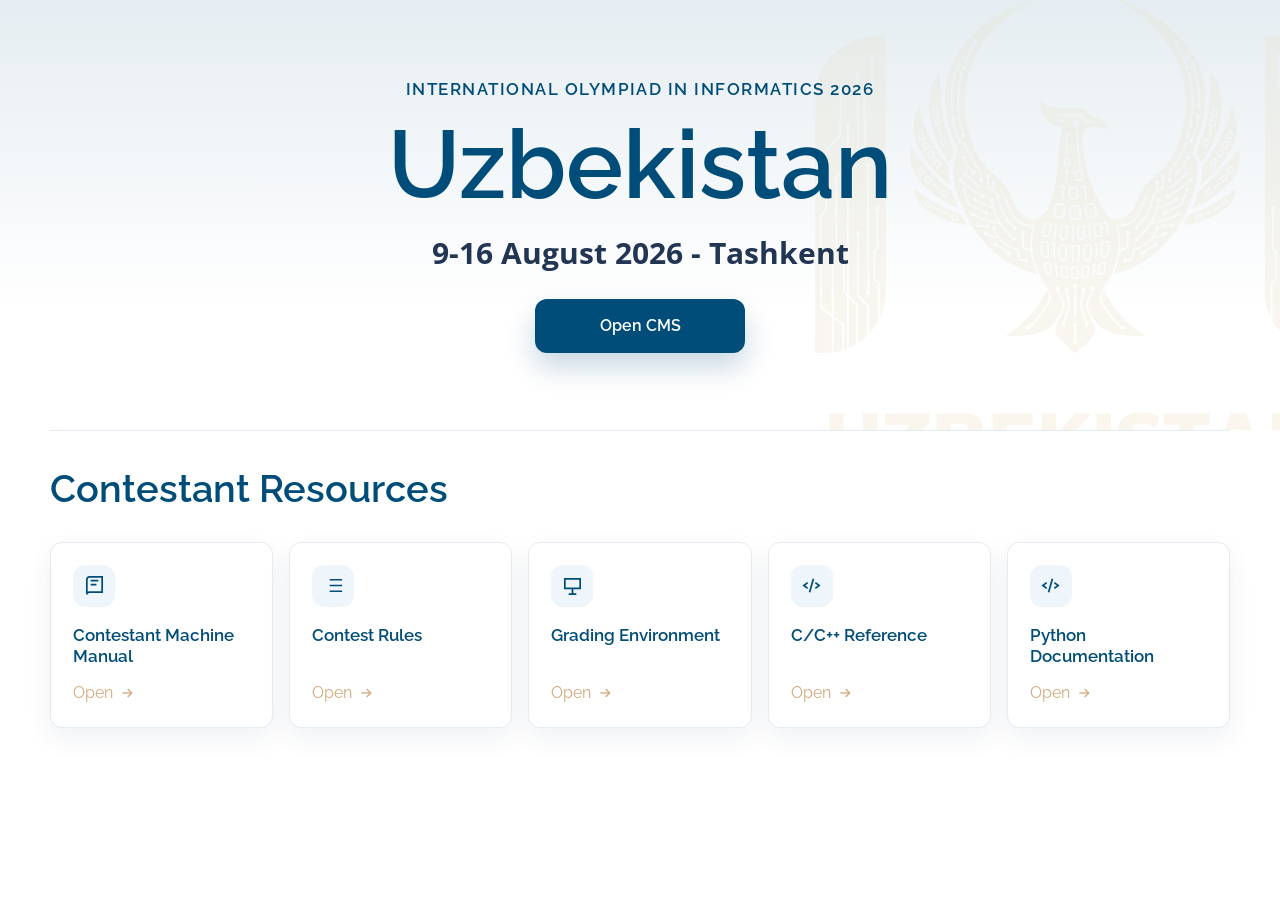
<file: html/index.html>
<!doctype html>
<html lang="en">

<head>
  <meta charset="UTF-8">
  <meta name="viewport" content="width=device-width, initial-scale=1.0">
  <title>IOI 2026 Uzbekistan</title>
  <style>
    @font-face {
      font-family: "Open Sans Local";
      font-style: normal;
      font-weight: 400;
      src: url("ioi2026-offline/fonts/open-sans-v43-cyrillic_cyrillic-ext_greek_greek-ext_hebrew_latin_latin-ext_math_symbols_vietnamese-regular.woff2") format("woff2");
    }

    @font-face {
      font-family: "Open Sans Local";
      font-style: normal;
      font-weight: 700;
      src: url("ioi2026-offline/fonts/open-sans-v43-cyrillic_cyrillic-ext_greek_greek-ext_hebrew_latin_latin-ext_math_symbols_vietnamese-700.woff2") format("woff2");
    }

    @font-face {
      font-family: "Raleway Local";
      font-style: normal;
      font-weight: 400;
      src: url("ioi2026-offline/fonts/raleway-v36-cyrillic_cyrillic-ext_latin_latin-ext_vietnamese-regular.woff2") format("woff2");
    }

    @font-face {
      font-family: "Raleway Local";
      font-style: normal;
      font-weight: 600;
      src: url("ioi2026-offline/fonts/raleway-v36-cyrillic_cyrillic-ext_latin_latin-ext_vietnamese-600.woff2") format("woff2");
    }

    :root {
      --blue: #004d79;
      --blue-2: #065989;
      --blue-soft: #eef6fb;
      --gold: #d2aa7b;
      --ink: #223553;
      --muted: #63758f;
      --line: #e4ebf2;
      --paper: #ffffff;
    }

    * {
      box-sizing: border-box;
    }

    body {
      margin: 0;
      color: var(--ink);
      background: #fff;
      font-family: "Open Sans Local", "Segoe UI", Arial, sans-serif;
      line-height: 1.5;
      overflow: hidden;
    }

    a {
      color: inherit;
    }

    .hero-inner {
      width: min(1180px, calc(100% - 40px));
      margin: 0 auto;
    }

    .hero {
      position: relative;
      background:
        linear-gradient(180deg, rgba(0, 77, 121, 0.1), rgba(255, 255, 255, 0) 72%),
        #fff;
      overflow: hidden;
    }

    .hero-inner {
      position: relative;
      min-height: clamp(300px, 48vh, 430px);
      display: grid;
      grid-template-columns: 1fr;
      align-items: center;
      justify-items: center;
      gap: 0;
      padding: clamp(28px, 4.8vh, 46px) 0 clamp(28px, 4.8vh, 48px);
      text-align: center;
    }

    .hero-copy {
      width: min(920px, 100%);
      max-width: 920px;
      position: relative;
      z-index: 1;
      text-align: center;
    }

    .eyebrow {
      margin: 0 0 18px;
      color: var(--blue);
      font-family: "Raleway Local", "Open Sans Local", sans-serif;
      font-size: clamp(0.86rem, 1.45vw, 1.04rem);
      font-weight: 700;
      letter-spacing: 0.09em;
      text-transform: uppercase;
    }

    h1 {
      margin: 0;
      color: var(--blue);
      font-family: "Raleway Local", "Open Sans Local", sans-serif;
      font-size: clamp(4.1rem, 9.4vw, 6rem);
      font-weight: 700;
      line-height: 0.92;
      letter-spacing: 0;
    }

    .subtitle {
      margin: clamp(14px, 2.5vh, 22px) 0 0;
      max-width: none;
      color: var(--ink);
      font-size: clamp(1.3rem, 2.5vw, 1.9rem);
      font-weight: 700;
    }

    .actions {
      display: flex;
      flex-wrap: wrap;
      gap: 12px;
      justify-content: center;
      max-width: 620px;
      margin-inline: auto;
      margin-top: clamp(18px, 3vh, 24px);
    }

    .button {
      display: inline-flex;
      align-items: center;
      justify-content: center;
      min-height: 48px;
      border-radius: 12px;
      padding: 15px 30px;
      text-decoration: none;
      font-family: "Raleway Local", "Open Sans Local", sans-serif;
      font-weight: 700;
      transition: transform 150ms ease, box-shadow 150ms ease;
    }

    .button:hover {
      transform: translateY(-1px);
    }

    .button.primary {
      min-width: 210px;
      background: var(--blue);
      color: white;
      box-shadow: 0 14px 28px rgba(0, 77, 121, 0.22);
    }

    .button.secondary {
      background: #fff;
      color: var(--blue);
      border: 1px solid var(--line);
    }

    .logo-panel {
      position: absolute;
      inset: 0;
      display: grid;
      place-items: center;
      min-height: 0;
      opacity: 0.08;
      pointer-events: none;
    }

    .logo-panel::before {
      display: none;
    }

    .hero-logo {
      position: relative;
      width: min(520px, 48vw);
      filter: none;
      transform: translateX(34vw);
    }

    main {
      width: min(1180px, calc(100% - 40px));
      margin: 0 auto clamp(20px, 4vh, 54px);
    }

    .section-title {
      border-top: 1px solid var(--line);
      padding-top: clamp(14px, 2.4vh, 24px);
      margin-bottom: clamp(12px, 2vh, 18px);
    }

    .section-title h2 {
      margin-top: 16px;
      margin-bottom: 32px;
      color: var(--blue);
      font-size: clamp(1.7rem, 3vw, 2.35rem);
      font-family: "Raleway Local", "Open Sans Local", sans-serif;
      font-weight: 700;
      line-height: 1.1;
    }

    .resources {
      display: grid;
      grid-template-columns: repeat(5, minmax(0, 1fr));
      gap: 16px;
    }

    .resource {
      min-height: clamp(122px, 20vh, 160px);
      display: flex;
      flex-direction: column;
      justify-content: space-between;
      gap: 14px;
      background: var(--paper);
      border: 1px solid var(--line);
      border-radius: 12px;
      padding: clamp(16px, 2.6vh, 22px);
      text-decoration: none;
      box-shadow: 0 10px 26px rgba(34, 53, 83, 0.07);
      transition: transform 150ms ease, box-shadow 150ms ease, border-color 150ms ease;
    }

    .resource:hover {
      transform: translateY(-3px);
      border-color: rgba(0, 77, 121, 0.28);
      box-shadow: 0 18px 38px rgba(34, 53, 83, 0.11);
    }

    .resource-icon {
      width: 42px;
      height: 42px;
      display: grid;
      place-items: center;
      color: var(--blue);
      background: var(--blue-soft);
      border-radius: 12px;
      margin-bottom: clamp(12px, 2vh, 20px);
    }

    .resource-icon svg {
      width: 23px;
      height: 23px;
      stroke-width: 1.8;
    }

    .resource-title {
      margin: 0;
      color: var(--blue);
      font-size: 1.08rem;
      font-family: "Raleway Local", "Open Sans Local", sans-serif;
      font-weight: 700;
      line-height: 1.22;
    }

    .resource-action {
      display: inline-flex;
      align-items: center;
      gap: 6px;
      color: var(--gold);
      font-family: "Raleway Local", "Open Sans Local", sans-serif;
      font-weight: 500;
      font-size: 1rem;
    }

    .resource-action svg {
      width: 16px;
      height: 16px;
      stroke-width: 2;
    }

    @media (max-width: 980px) {
      body {
        overflow: auto;
      }

      .hero-inner {
        grid-template-columns: 1fr;
        justify-items: center;
        gap: 18px;
        min-height: auto;
        padding: 36px 0 34px;
      }

      .hero-copy {
        max-width: none;
        text-align: center;
      }

      .logo-panel {
        order: -1;
        position: relative;
        inset: auto;
        opacity: 1;
        pointer-events: auto;
        min-height: 230px;
      }

      .logo-panel::before {
        content: "";
        display: block;
        position: absolute;
        width: 210px;
        height: 210px;
        border-radius: 999px;
        background:
          radial-gradient(circle at 50% 42%, rgba(255, 255, 255, 0.92), rgba(255, 255, 255, 0.42) 58%, transparent 59%),
          linear-gradient(135deg, rgba(210, 170, 123, 0.22), rgba(0, 77, 121, 0.07));
        box-shadow: 0 28px 70px rgba(34, 53, 83, 0.08);
      }

      .hero-logo {
        width: 190px;
        filter: drop-shadow(0 24px 34px rgba(34, 53, 83, 0.13));
        transform: none;
      }

      .resources {
        grid-template-columns: repeat(2, minmax(0, 1fr));
      }
    }

    @media (max-width: 680px) {
      .hero-inner {
        padding-top: 28px;
      }

      .resources {
        grid-template-columns: 1fr;
      }
    }
  </style>
</head>

<body>
  <section class="hero">
    <div class="hero-inner">
      <div class="hero-copy">
        <p class="eyebrow">International Olympiad in Informatics 2026</p>
        <h1>Uzbekistan</h1>
        <p class="subtitle">9-16 August 2026 - Tashkent</p>
        <div class="actions">
          <a class="button primary" href="https://cms.ioi2026.uz/">Open CMS</a>
        </div>
      </div>
      <div class="logo-panel" aria-hidden="true">
        <img class="hero-logo" src="ioi2026-logo.png" alt="">
      </div>
    </div>
  </section>

  <main>
    <div class="section-title">
      <h2>Contestant Resources</h2>
    </div>

    <section class="resources" aria-label="Contestant resources">
      <a class="resource" href="manual.html">
        <span>
          <span class="resource-icon" aria-hidden="true">
            <svg viewBox="0 0 24 24" fill="none" stroke="currentColor"><path d="M4 19.5V5.8A2.8 2.8 0 0 1 6.8 3H20v16H6.5A2.5 2.5 0 0 0 4 21.5"/><path d="M8 7h8M8 11h6"/></svg>
          </span>
          <p class="resource-title">Contestant Machine Manual</p>
        </span>
        <span class="resource-action">Open <svg viewBox="0 0 24 24" fill="none" stroke="currentColor" aria-hidden="true"><path d="M5 12h14"/><path d="m13 6 6 6-6 6"/></svg></span>
      </a>
      <a class="resource" href="./ioi2026-offline/contest-rules.html">
        <span>
          <span class="resource-icon" aria-hidden="true">
            <svg viewBox="0 0 24 24" fill="none" stroke="currentColor"><path d="M8 6h13M8 12h13M8 18h13"/><path d="M3 6h.01M3 12h.01M3 18h.01"/></svg>
          </span>
          <p class="resource-title">Contest Rules</p>
        </span>
        <span class="resource-action">Open <svg viewBox="0 0 24 24" fill="none" stroke="currentColor" aria-hidden="true"><path d="M5 12h14"/><path d="m13 6 6 6-6 6"/></svg></span>
      </a>
      <a class="resource" href="./ioi2026-offline/grading-environment.html">
        <span>
          <span class="resource-icon" aria-hidden="true">
            <svg viewBox="0 0 24 24" fill="none" stroke="currentColor"><path d="M4 5h16v10H4z"/><path d="M8 21h8M12 15v6"/></svg>
          </span>
          <p class="resource-title">Grading Environment</p>
        </span>
        <span class="resource-action">Open <svg viewBox="0 0 24 24" fill="none" stroke="currentColor" aria-hidden="true"><path d="M5 12h14"/><path d="m13 6 6 6-6 6"/></svg></span>
      </a>
      <a class="resource" href="../cppreference/reference/en/index.html">
        <span>
          <span class="resource-icon" aria-hidden="true">
            <svg viewBox="0 0 24 24" fill="none" stroke="currentColor"><path d="m8 9-4 3 4 3"/><path d="m16 9 4 3-4 3"/><path d="m14 5-4 14"/></svg>
          </span>
          <p class="resource-title">C/C++ Reference</p>
        </span>
        <span class="resource-action">Open <svg viewBox="0 0 24 24" fill="none" stroke="currentColor" aria-hidden="true"><path d="M5 12h14"/><path d="m13 6 6 6-6 6"/></svg></span>
      </a>
      <a class="resource" href="../python3.12-doc/html/index.html">
        <span>
          <span class="resource-icon" aria-hidden="true">
            <svg viewBox="0 0 24 24" fill="none" stroke="currentColor"><path d="m8 9-4 3 4 3"/><path d="m16 9 4 3-4 3"/><path d="m14 5-4 14"/></svg>
          </span>
          <p class="resource-title">Python Documentation</p>
        </span>
        <span class="resource-action">Open <svg viewBox="0 0 24 24" fill="none" stroke="currentColor" aria-hidden="true"><path d="M5 12h14"/><path d="m13 6 6 6-6 6"/></svg></span>
      </a>
    </section>
  </main>
</body>

</html>
</file>
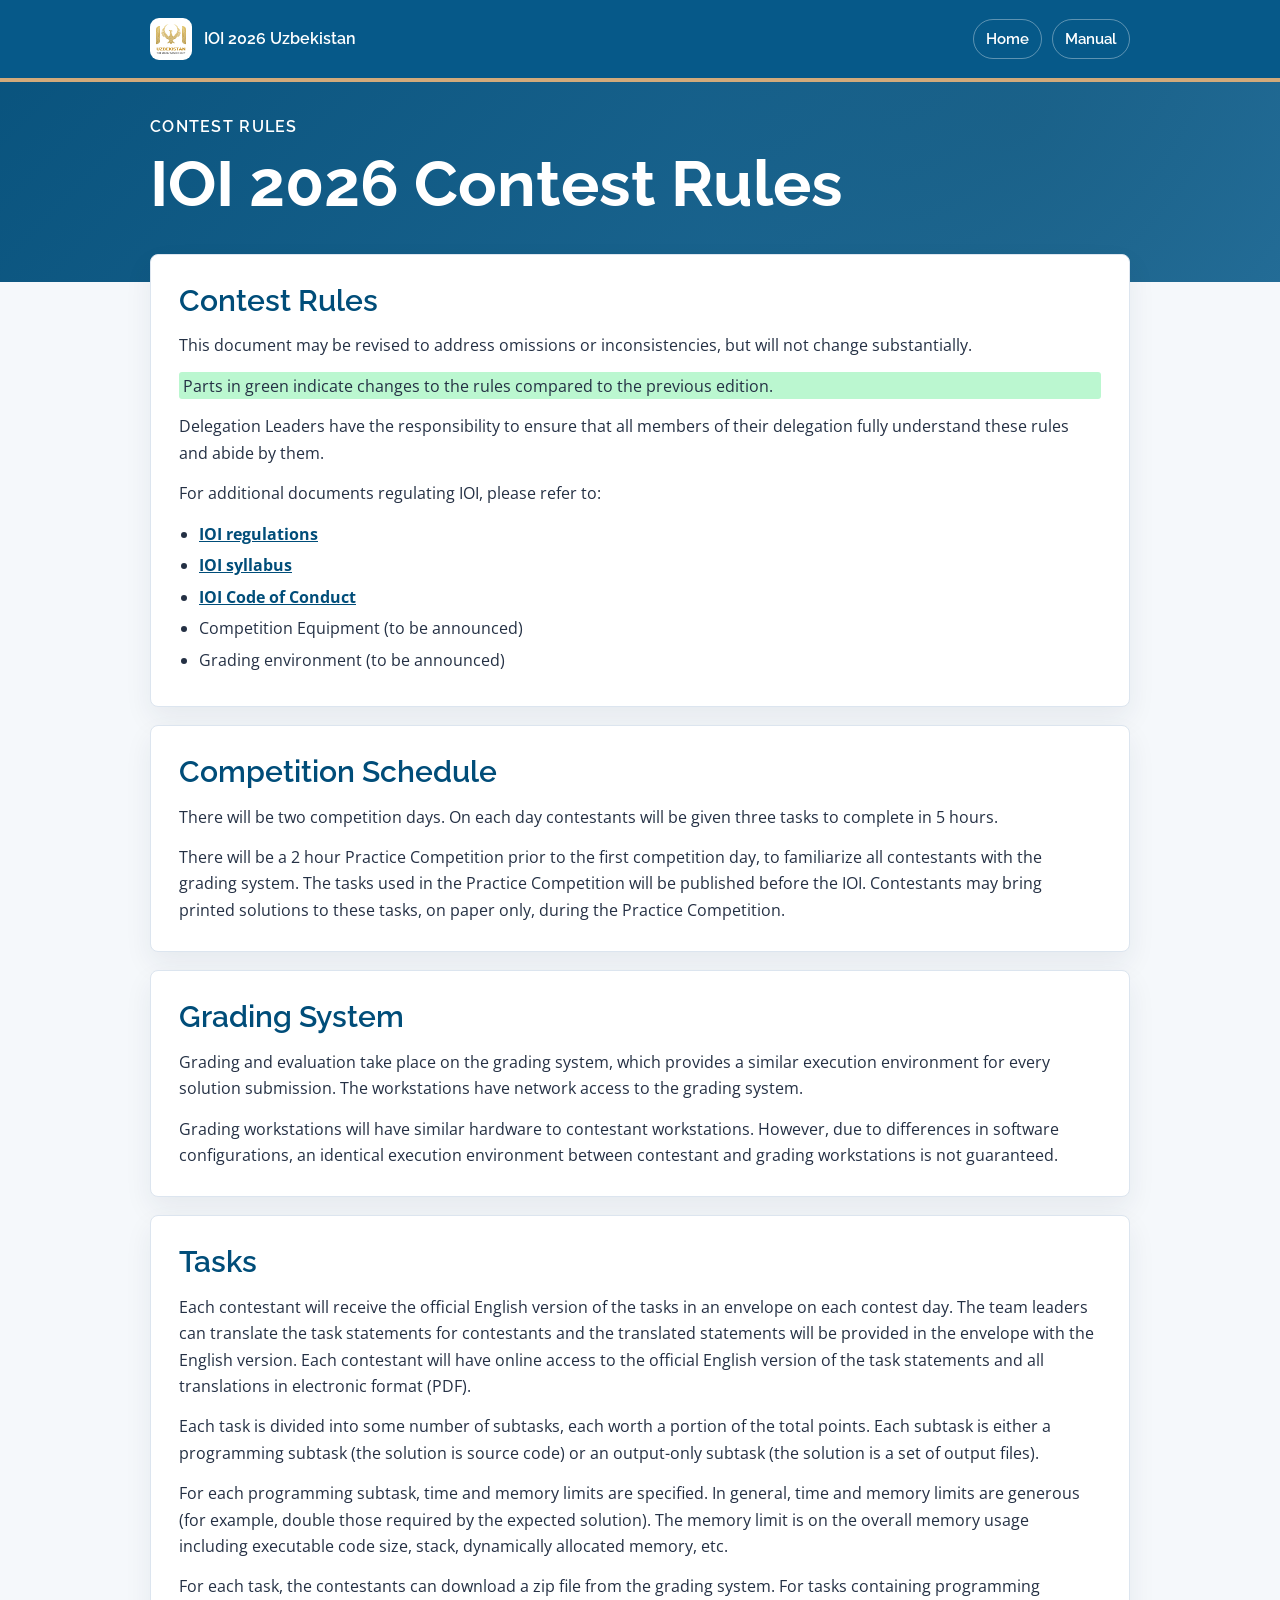
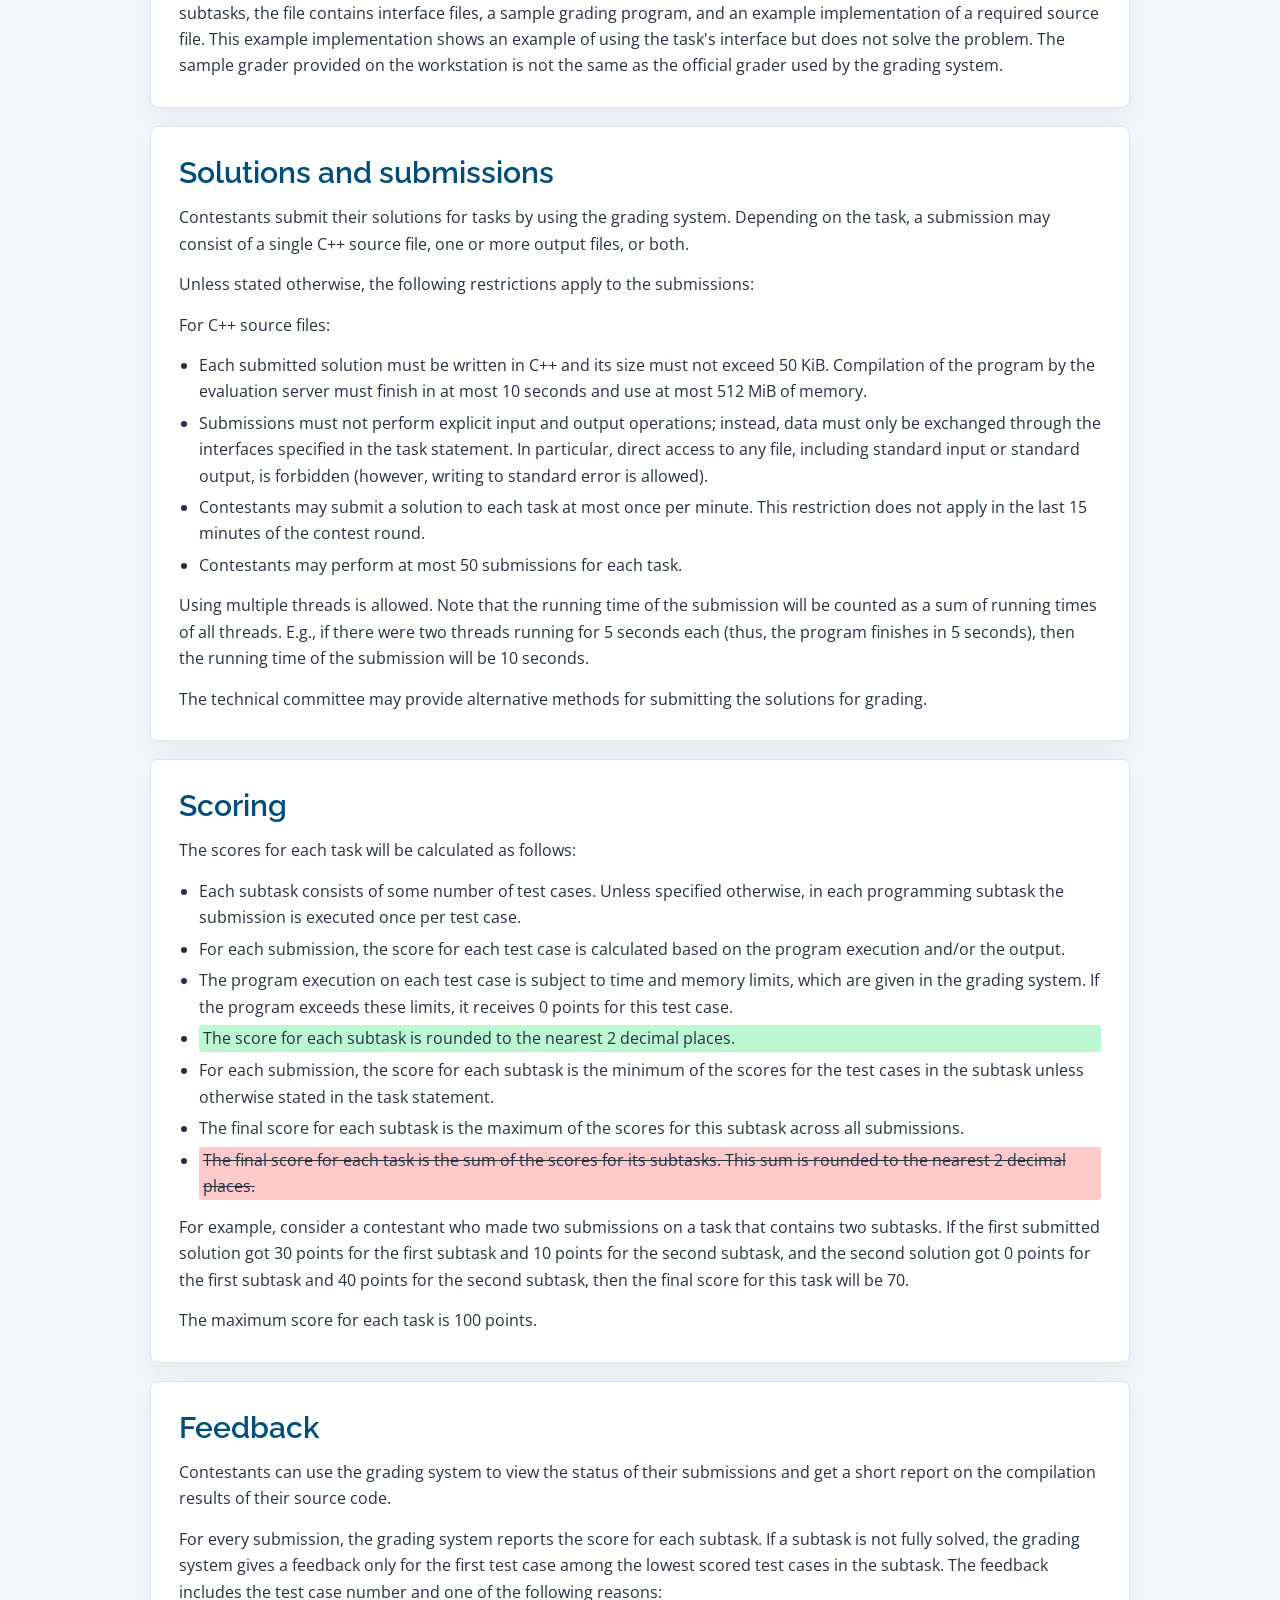
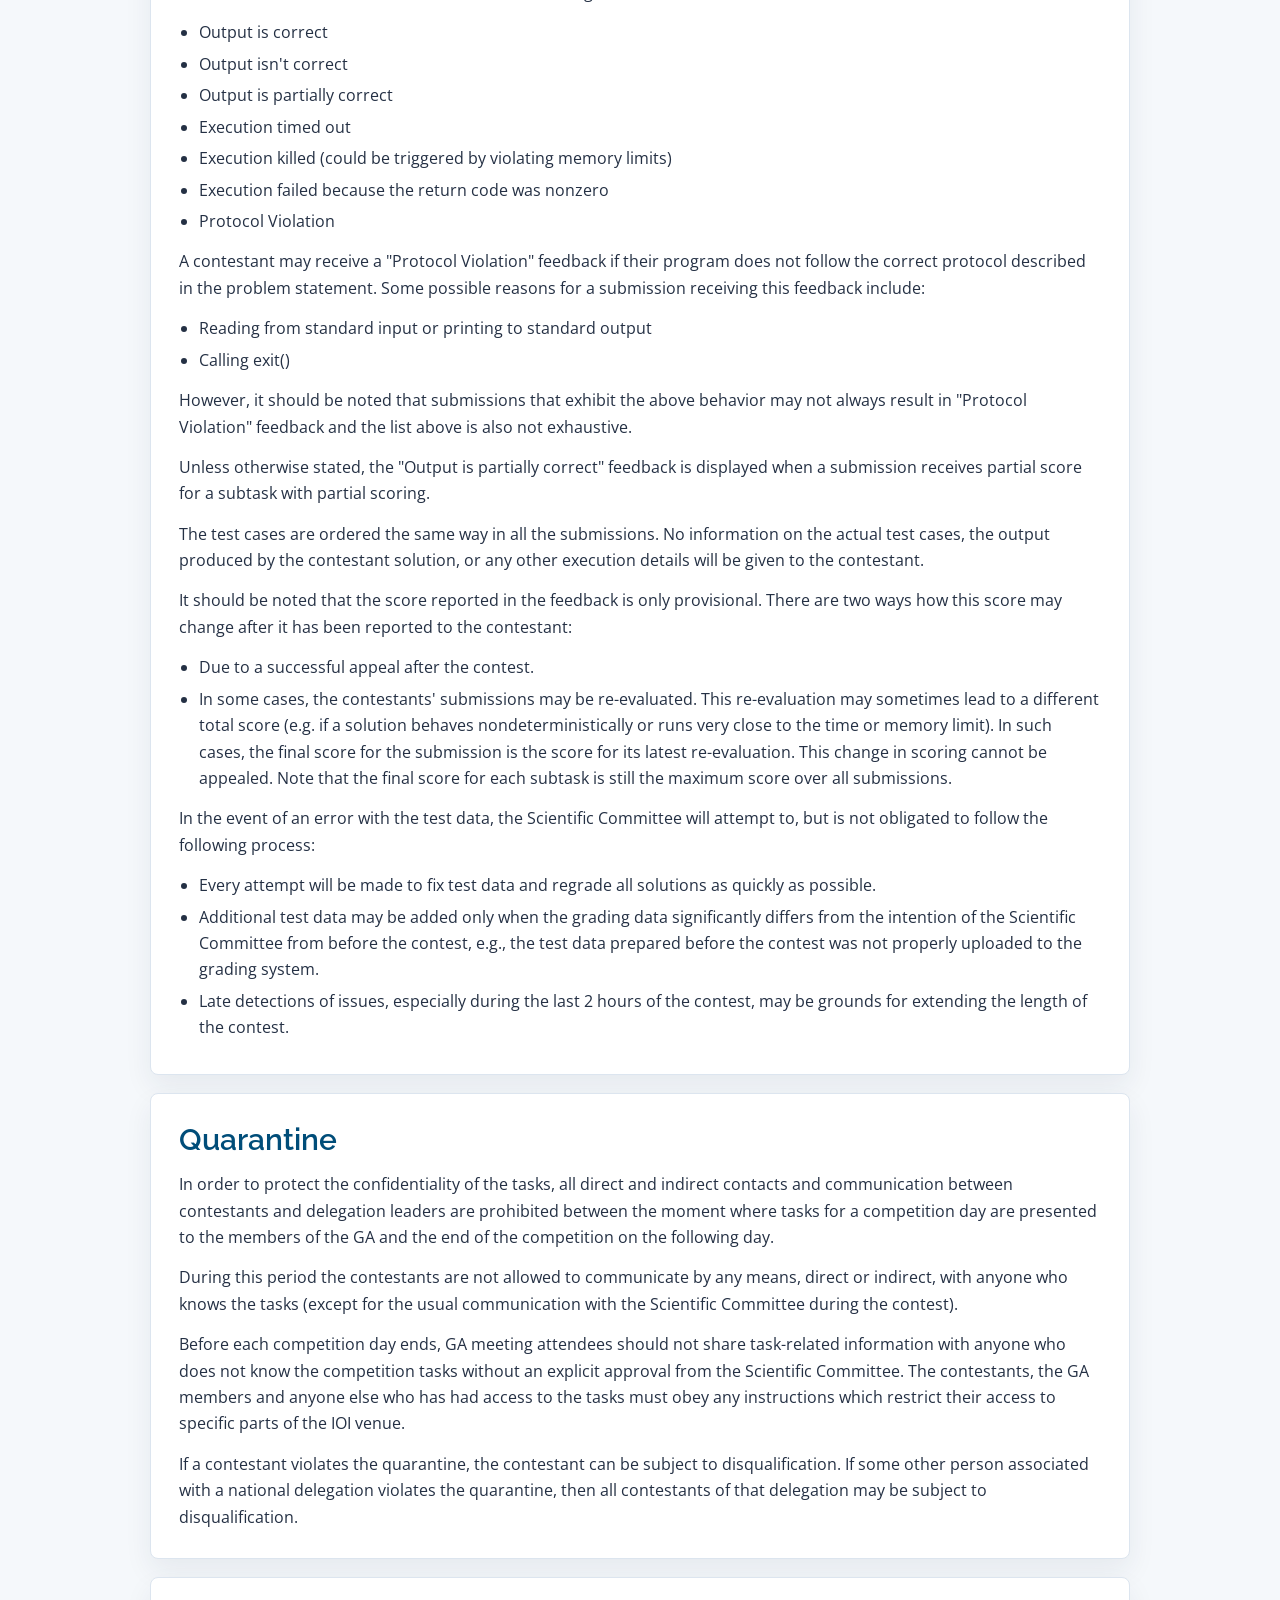
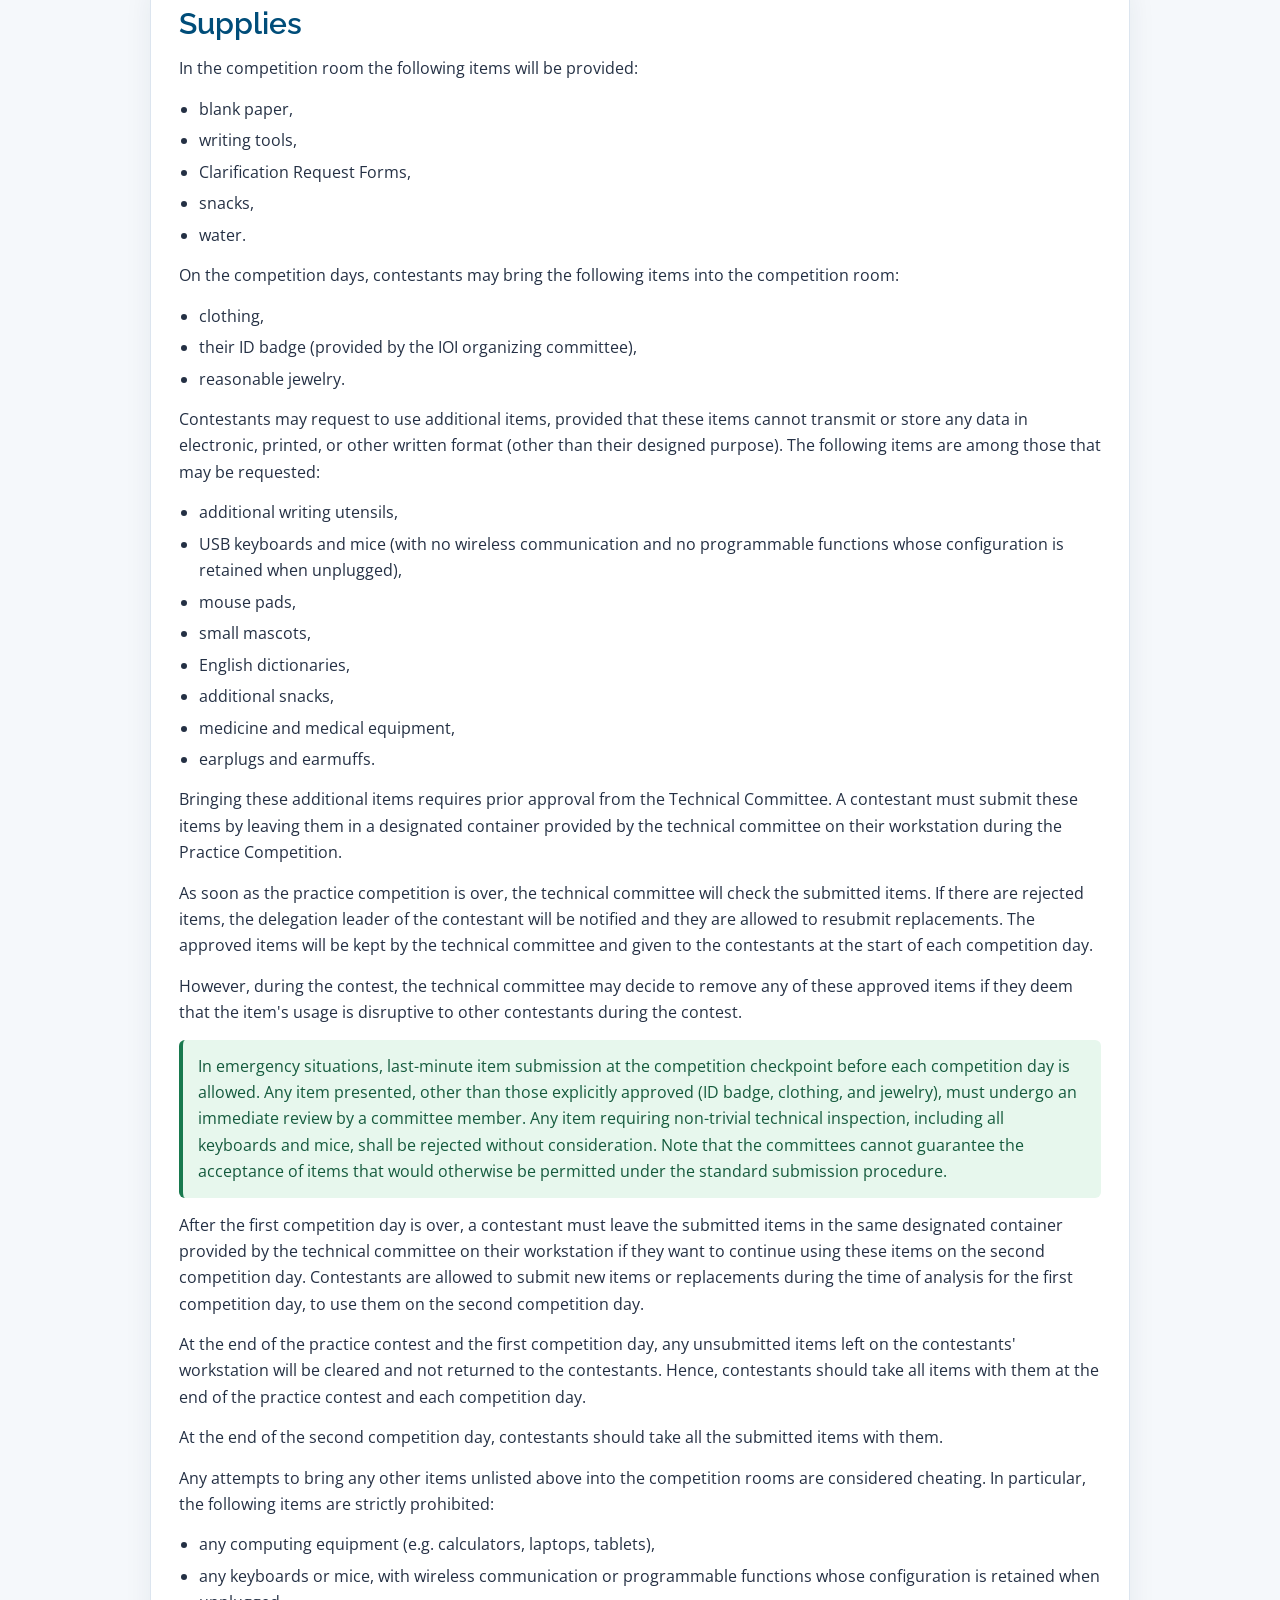
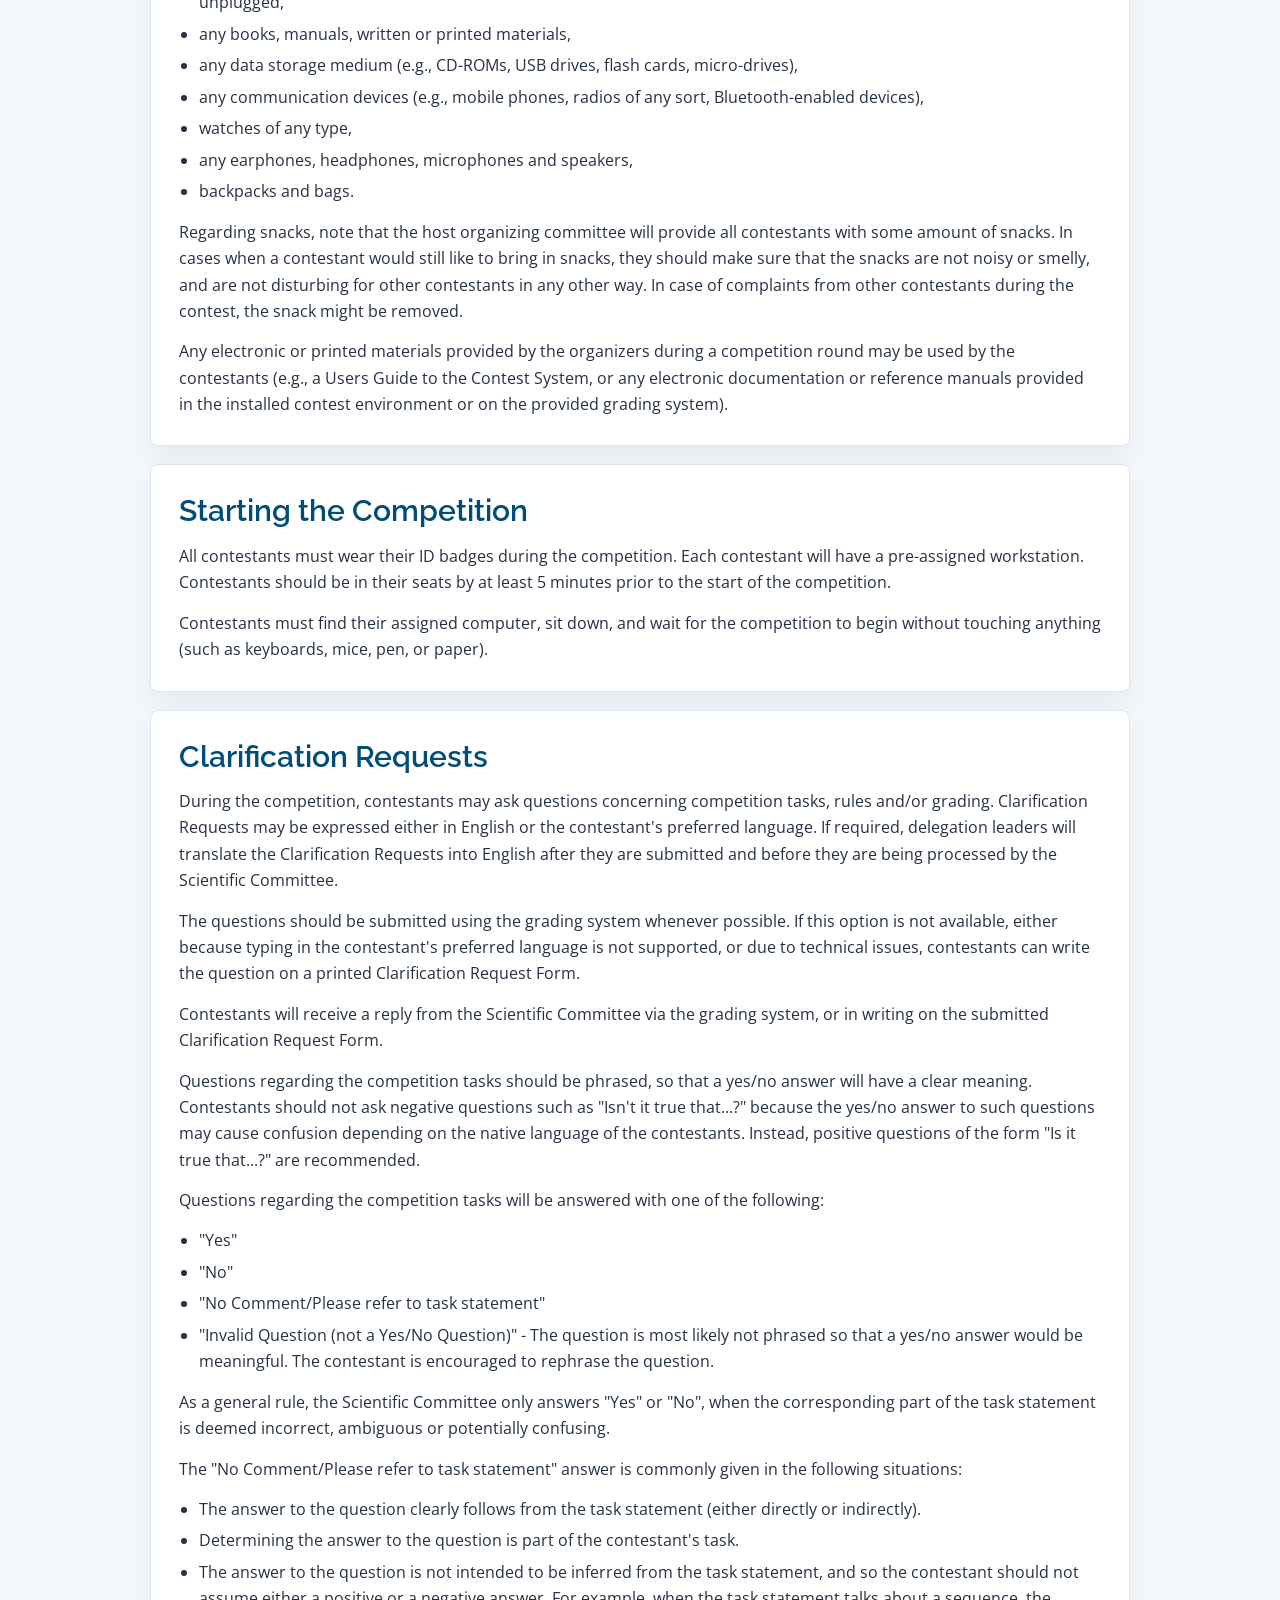
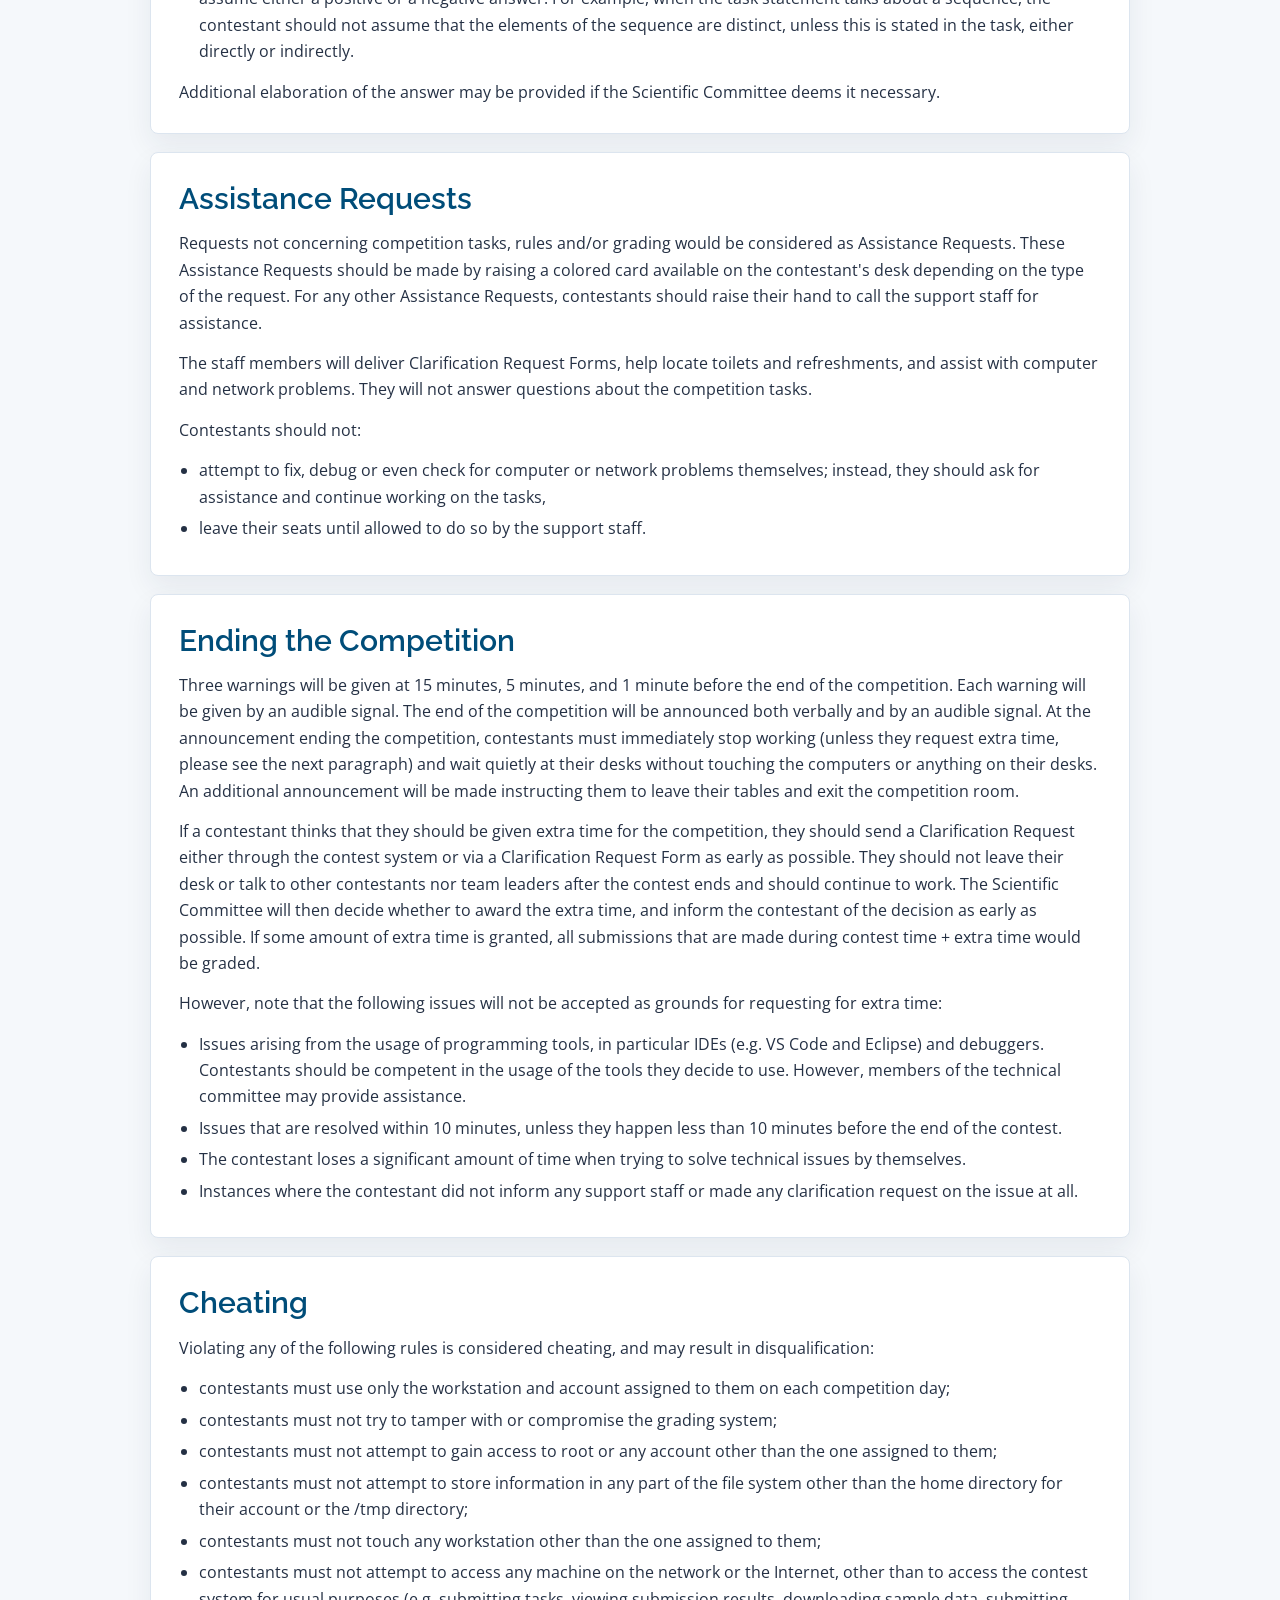
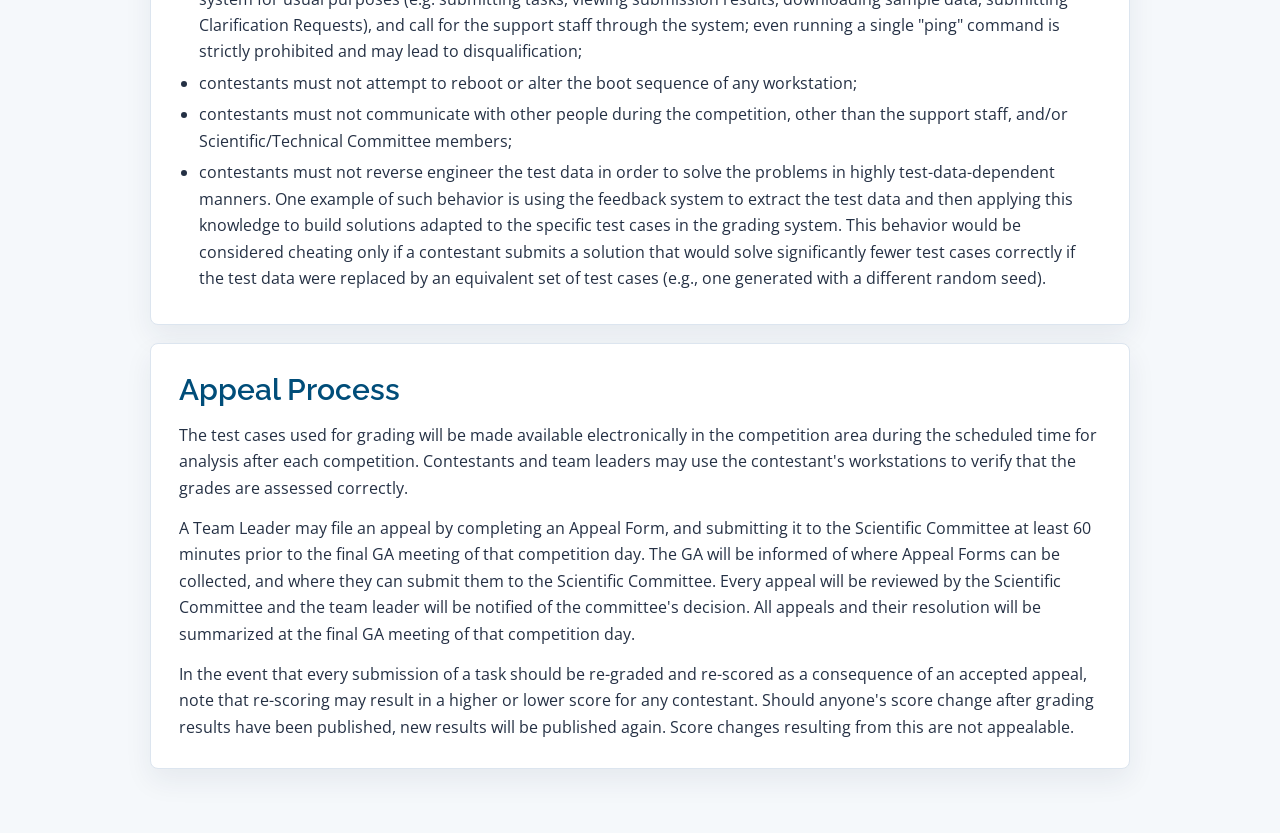
<file: html/ioi2026-offline/contest-rules.html>
<!doctype html>
<html lang="en">

<head>
  <meta charset="UTF-8">
  <meta name="viewport" content="width=device-width, initial-scale=1.0">
  <title>Contest Rules - IOI 2026 Uzbekistan</title>
  <style>
    @font-face {
      font-family: "Open Sans Local";
      font-style: normal;
      font-weight: 400;
      src: url("fonts/open-sans-v43-cyrillic_cyrillic-ext_greek_greek-ext_hebrew_latin_latin-ext_math_symbols_vietnamese-regular.woff2") format("woff2");
    }

    @font-face {
      font-family: "Open Sans Local";
      font-style: normal;
      font-weight: 700;
      src: url("fonts/open-sans-v43-cyrillic_cyrillic-ext_greek_greek-ext_hebrew_latin_latin-ext_math_symbols_vietnamese-700.woff2") format("woff2");
    }

    @font-face {
      font-family: "Raleway Local";
      font-style: normal;
      font-weight: 600;
      src: url("fonts/raleway-v36-cyrillic_cyrillic-ext_latin_latin-ext_vietnamese-600.woff2") format("woff2");
    }

    @font-face {
      font-family: "Raleway Local";
      font-style: normal;
      font-weight: 700;
      src: url("fonts/raleway-v36-cyrillic_cyrillic-ext_latin_latin-ext_vietnamese-700.woff2") format("woff2");
    }

    :root {
      --ioi-blue: #004d79;
      --ioi-blue-2: #065989;
      --ioi-gold: #d2aa7b;
      --ink: #243044;
      --muted: #617086;
      --paper: #ffffff;
      --soft: #f5f8fb;
      --line: #dce5ef;
      --green: #18794e;
      --green-bg: #e7f7ed;
    }

    * {
      box-sizing: border-box;
    }

    body {
      margin: 0;
      color: var(--ink);
      background: var(--soft);
      font-family: "Open Sans Local", "Segoe UI", Arial, sans-serif;
      line-height: 1.65;
    }

    a {
      color: var(--ioi-blue);
      font-weight: 700;
    }

    header {
      background: var(--ioi-blue-2);
      color: white;
      border-bottom: 4px solid var(--ioi-gold);
    }

    .nav,
    main {
      width: min(980px, calc(100% - 32px));
      margin: 0 auto;
    }

    .nav {
      display: flex;
      align-items: center;
      justify-content: space-between;
      gap: 20px;
      padding: 18px 0;
    }

    .brand {
      display: flex;
      align-items: center;
      gap: 12px;
      color: white;
      text-decoration: none;
      font-family: "Raleway Local", "Open Sans Local", sans-serif;
      font-weight: 600;
      line-height: 1.1;
    }

    .brand img {
      width: 42px;
      height: 42px;
      object-fit: contain;
      background: white;
      border-radius: 9px;
      padding: 6px;
    }

    .navlinks {
      display: flex;
      flex-wrap: wrap;
      gap: 10px;
    }

    .navlinks a {
      color: white;
      border: 1px solid rgba(255, 255, 255, 0.35);
      border-radius: 999px;
      padding: 7px 12px;
      text-decoration: none;
      font-size: 0.92rem;
      font-family: "Raleway Local", "Open Sans Local", sans-serif;
      font-weight: 600;
    }

    .page-title {
      background:
        linear-gradient(135deg, rgba(0, 77, 121, 0.96), rgba(6, 89, 137, 0.88)),
        radial-gradient(circle at 80% 20%, rgba(210, 170, 123, 0.54), transparent 32%);
      color: white;
      padding: 32px 0 64px;
    }

    .page-title .wrap {
      width: min(980px, calc(100% - 32px));
      margin: 0 auto;
    }

    .kicker {
      margin: 0 0 10px;
      color: rgba(255, 255, 255, 1);
      font-family: "Raleway Local", "Open Sans Local", sans-serif;
      font-weight: 600;
      letter-spacing: 0.08em;
      text-transform: uppercase;
    }

    h1 {
      margin: 0;
      font-family: "Raleway Local", "Open Sans Local", sans-serif;
      font-size: clamp(2.2rem, 5vw, 4rem);
      font-weight: 700;
      line-height: 1.05;
    }

    .lead {
      margin: 18px 0 0;
      max-width: 760px;
      color: rgba(255, 255, 255, 0.88);
      font-size: 1.1rem;
    }

    main {
      margin-top: -28px;
      padding-bottom: 64px;
    }

    section {
      background: var(--paper);
      border: 1px solid var(--line);
      border-radius: 8px;
      padding: 28px;
      box-shadow: 0 12px 28px rgba(24, 45, 72, 0.07);
    }

    section + section {
      margin-top: 18px;
    }

    h2 {
      margin: 0 0 14px;
      color: var(--ioi-blue);
      font-size: clamp(1.35rem, 2.4vw, 1.85rem);
      font-family: "Raleway Local", "Open Sans Local", sans-serif;
      font-weight: 600;
      line-height: 1.2;
    }

    p {
      margin: 0 0 14px;
    }

    p:last-child,
    ul:last-child,
    ol:last-child {
      margin-bottom: 0;
    }

    ul,
    ol {
      margin: 0 0 14px 1.25rem;
      padding: 0;
    }

    li {
      margin: 0.32rem 0;
    }

    code {
      background: #eef3f8;
      border-radius: 4px;
      padding: 0.12em 0.34em;
      font-size: 0.95em;
    }

    .changed {
      background: #bbf7d0;
      border-radius: 3px;
      color: inherit;
      padding: 0.02em 0.24em;
    }

    .removed {
      background: #fecaca;
      border-radius: 3px;
      color: inherit;
      padding: 0.02em 0.24em;
      text-decoration: line-through;
    }

    .changed-box {
      background: var(--green-bg);
      border-left: 4px solid var(--green);
      border-radius: 6px;
      color: #145a3d;
      padding: 13px 15px;
    }

    .source-note {
      margin: 22px 0 0;
      color: rgba(255, 255, 255, 0.78);
      font-size: 0.95rem;
    }

    @media (max-width: 700px) {
      .nav {
        align-items: flex-start;
        flex-direction: column;
      }

      section {
        padding: 20px;
      }
    }
  </style>
</head>

<body>
  <header>
    <nav class="nav" aria-label="Main navigation">
      <a class="brand" href="../index.html">
        <img src="../ioi2026-logo.png" alt="IOI 2026 Logo">
        <span>IOI 2026 Uzbekistan</span>
      </a>
      <div class="navlinks">
        <a href="../index.html">Home</a>
        <a href="../manual.html">Manual</a>
      </div>
    </nav>
  </header>

  <div class="page-title">
    <div class="wrap">
      <p class="kicker">Contest rules</p>
      <h1>IOI 2026 Contest Rules</h1>
    </div>
  </div>

  <main>
    <section>
      <h2>Contest Rules</h2>
      <p>This document may be revised to address omissions or inconsistencies, but will not change substantially.</p>
      <p class="changed">Parts in green indicate changes to the rules compared to the previous edition.</p>
      <p>Delegation Leaders have the responsibility to ensure that all members of their delegation fully understand these rules and abide by them.</p>
      <p>For additional documents regulating IOI, please refer to:</p>
      <ul>
        <li><a href="https://ioinformatics.org/page/regulations/9">IOI regulations</a></li>
        <li><a href="https://ioinformatics.org/page/syllabus/12">IOI syllabus</a></li>
        <li><a href="https://ioinformatics.org/page/code-of-conduct/47">IOI Code of Conduct</a></li>
        <li>Competition Equipment (to be announced)</li>
        <li>Grading environment (to be announced)</li>
      </ul>
    </section>

    <section>
      <h2>Competition Schedule</h2>
      <p>There will be two competition days. On each day contestants will be given three tasks to complete in 5 hours.</p>
      <p>There will be a 2 hour Practice Competition prior to the first competition day, to familiarize all contestants with the grading system. The tasks used in the Practice Competition will be published before the IOI. Contestants may bring printed solutions to these tasks, on paper only, during the Practice Competition.</p>
    </section>

    <section>
      <h2>Grading System</h2>
      <p>Grading and evaluation take place on the grading system, which provides a similar execution environment for every solution submission. The workstations have network access to the grading system.</p>
      <p>Grading workstations will have similar hardware to contestant workstations. However, due to differences in software configurations, an identical execution environment between contestant and grading workstations is not guaranteed.</p>
    </section>

    <section>
      <h2>Tasks</h2>
      <p>Each contestant will receive the official English version of the tasks in an envelope on each contest day. The team leaders can translate the task statements for contestants and the translated statements will be provided in the envelope with the English version. Each contestant will have online access to the official English version of the task statements and all translations in electronic format (PDF).</p>
      <p>Each task is divided into some number of subtasks, each worth a portion of the total points. Each subtask is either a programming subtask (the solution is source code) or an output-only subtask (the solution is a set of output files).</p>
      <p>For each programming subtask, time and memory limits are specified. In general, time and memory limits are generous (for example, double those required by the expected solution). The memory limit is on the overall memory usage including executable code size, stack, dynamically allocated memory, etc.</p>
      <p>For each task, the contestants can download a zip file from the grading system. For tasks containing programming subtasks, the file contains interface files, a sample grading program, and an example implementation of a required source file. This example implementation shows an example of using the task's interface but does not solve the problem. The sample grader provided on the workstation is not the same as the official grader used by the grading system.</p>
    </section>

    <section>
      <h2>Solutions and submissions</h2>
      <p>Contestants submit their solutions for tasks by using the grading system. Depending on the task, a submission may consist of a single C++ source file, one or more output files, or both.</p>
      <p>Unless stated otherwise, the following restrictions apply to the submissions:</p>
      <p>For C++ source files:</p>
      <ul>
        <li>Each submitted solution must be written in C++ and its size must not exceed 50 KiB. Compilation of the program by the evaluation server must finish in at most 10 seconds and use at most 512 MiB of memory.</li>
        <li>Submissions must not perform explicit input and output operations; instead, data must only be exchanged through the interfaces specified in the task statement. In particular, direct access to any file, including standard input or standard output, is forbidden (however, writing to standard error is allowed).</li>
        <li>Contestants may submit a solution to each task at most once per minute. This restriction does not apply in the last 15 minutes of the contest round.</li>
        <li>Contestants may perform at most 50 submissions for each task.</li>
      </ul>
      <p>Using multiple threads is allowed. Note that the running time of the submission will be counted as a sum of running times of all threads. E.g., if there were two threads running for 5 seconds each (thus, the program finishes in 5 seconds), then the running time of the submission will be 10 seconds.</p>
      <p>The technical committee may provide alternative methods for submitting the solutions for grading.</p>
    </section>

    <section>
      <h2>Scoring</h2>
      <p>The scores for each task will be calculated as follows:</p>
      <ul>
        <li>Each subtask consists of some number of test cases. Unless specified otherwise, in each programming subtask the submission is executed once per test case.</li>
        <li>For each submission, the score for each test case is calculated based on the program execution and/or the output.</li>
        <li>The program execution on each test case is subject to time and memory limits, which are given in the grading system. If the program exceeds these limits, it receives 0 points for this test case.</li>
        <li class="changed">The score for each subtask is rounded to the nearest 2 decimal places.</li>
        <li>For each submission, the score for each subtask is the minimum of the scores for the test cases in the subtask unless otherwise stated in the task statement.</li>
        <li>The final score for each subtask is the maximum of the scores for this subtask across all submissions.</li>
        <li class="removed">The final score for each task is the sum of the scores for its subtasks. This sum is rounded to the nearest 2 decimal places.</li>
      </ul>
      <p>For example, consider a contestant who made two submissions on a task that contains two subtasks. If the first submitted solution got 30 points for the first subtask and 10 points for the second subtask, and the second solution got 0 points for the first subtask and 40 points for the second subtask, then the final score for this task will be 70.</p>
      <p>The maximum score for each task is 100 points.</p>
    </section>

    <section>
      <h2>Feedback</h2>
      <p>Contestants can use the grading system to view the status of their submissions and get a short report on the compilation results of their source code.</p>
      <p>For every submission, the grading system reports the score for each subtask. If a subtask is not fully solved, the grading system gives a feedback only for the first test case among the lowest scored test cases in the subtask. The feedback includes the test case number and one of the following reasons:</p>
      <ul>
        <li>Output is correct</li>
        <li>Output isn't correct</li>
        <li>Output is partially correct</li>
        <li>Execution timed out</li>
        <li>Execution killed (could be triggered by violating memory limits)</li>
        <li>Execution failed because the return code was nonzero</li>
        <li>Protocol Violation</li>
      </ul>
      <p>A contestant may receive a "Protocol Violation" feedback if their program does not follow the correct protocol described in the problem statement. Some possible reasons for a submission receiving this feedback include:</p>
      <ul>
        <li>Reading from standard input or printing to standard output</li>
        <li>Calling exit()</li>
      </ul>
      <p>However, it should be noted that submissions that exhibit the above behavior may not always result in "Protocol Violation" feedback and the list above is also not exhaustive.</p>
      <p>Unless otherwise stated, the "Output is partially correct" feedback is displayed when a submission receives partial score for a subtask with partial scoring.</p>
      <p>The test cases are ordered the same way in all the submissions. No information on the actual test cases, the output produced by the contestant solution, or any other execution details will be given to the contestant.</p>
      <p>It should be noted that the score reported in the feedback is only provisional. There are two ways how this score may change after it has been reported to the contestant:</p>
      <ul>
        <li>Due to a successful appeal after the contest.</li>
        <li>In some cases, the contestants' submissions may be re-evaluated. This re-evaluation may sometimes lead to a different total score (e.g. if a solution behaves nondeterministically or runs very close to the time or memory limit). In such cases, the final score for the submission is the score for its latest re-evaluation. This change in scoring cannot be appealed. Note that the final score for each subtask is still the maximum score over all submissions.</li>
      </ul>
      <p>In the event of an error with the test data, the Scientific Committee will attempt to, but is not obligated to follow the following process:</p>
      <ul>
        <li>Every attempt will be made to fix test data and regrade all solutions as quickly as possible.</li>
        <li>Additional test data may be added only when the grading data significantly differs from the intention of the Scientific Committee from before the contest, e.g., the test data prepared before the contest was not properly uploaded to the grading system.</li>
        <li>Late detections of issues, especially during the last 2 hours of the contest, may be grounds for extending the length of the contest.</li>
      </ul>
    </section>

    <section>
      <h2>Quarantine</h2>
      <p>In order to protect the confidentiality of the tasks, all direct and indirect contacts and communication between contestants and delegation leaders are prohibited between the moment where tasks for a competition day are presented to the members of the GA and the end of the competition on the following day.</p>
      <p>During this period the contestants are not allowed to communicate by any means, direct or indirect, with anyone who knows the tasks (except for the usual communication with the Scientific Committee during the contest).</p>
      <p>Before each competition day ends, GA meeting attendees should not share task-related information with anyone who does not know the competition tasks without an explicit approval from the Scientific Committee. The contestants, the GA members and anyone else who has had access to the tasks must obey any instructions which restrict their access to specific parts of the IOI venue.</p>
      <p>If a contestant violates the quarantine, the contestant can be subject to disqualification. If some other person associated with a national delegation violates the quarantine, then all contestants of that delegation may be subject to disqualification.</p>
    </section>

    <section>
      <h2>Supplies</h2>
      <p>In the competition room the following items will be provided:</p>
      <ul>
        <li>blank paper,</li>
        <li>writing tools,</li>
        <li>Clarification Request Forms,</li>
        <li>snacks,</li>
        <li>water.</li>
      </ul>
      <p>On the competition days, contestants may bring the following items into the competition room:</p>
      <ul>
        <li>clothing,</li>
        <li>their ID badge (provided by the IOI organizing committee),</li>
        <li>reasonable jewelry.</li>
      </ul>
      <p>Contestants may request to use additional items, provided that these items cannot transmit or store any data in electronic, printed, or other written format (other than their designed purpose). The following items are among those that may be requested:</p>
      <ul>
        <li>additional writing utensils,</li>
        <li>USB keyboards and mice (with no wireless communication and no programmable functions whose configuration is retained when unplugged),</li>
        <li>mouse pads,</li>
        <li>small mascots,</li>
        <li>English dictionaries,</li>
        <li>additional snacks,</li>
        <li>medicine and medical equipment,</li>
        <li>earplugs and earmuffs.</li>
      </ul>
      <p>Bringing these additional items requires prior approval from the Technical Committee. A contestant must submit these items by leaving them in a designated container provided by the technical committee on their workstation during the Practice Competition.</p>
      <p>As soon as the practice competition is over, the technical committee will check the submitted items. If there are rejected items, the delegation leader of the contestant will be notified and they are allowed to resubmit replacements. The approved items will be kept by the technical committee and given to the contestants at the start of each competition day.</p>
      <p>However, during the contest, the technical committee may decide to remove any of these approved items if they deem that the item's usage is disruptive to other contestants during the contest.</p>
      <p class="changed-box">In emergency situations, last-minute item submission at the competition checkpoint before each competition day is allowed. Any item presented, other than those explicitly approved (ID badge, clothing, and jewelry), must undergo an immediate review by a committee member. Any item requiring non-trivial technical inspection, including all keyboards and mice, shall be rejected without consideration. Note that the committees cannot guarantee the acceptance of items that would otherwise be permitted under the standard submission procedure.</p>
      <p>After the first competition day is over, a contestant must leave the submitted items in the same designated container provided by the technical committee on their workstation if they want to continue using these items on the second competition day. Contestants are allowed to submit new items or replacements during the time of analysis for the first competition day, to use them on the second competition day.</p>
      <p>At the end of the practice contest and the first competition day, any unsubmitted items left on the contestants' workstation will be cleared and not returned to the contestants. Hence, contestants should take all items with them at the end of the practice contest and each competition day.</p>
      <p>At the end of the second competition day, contestants should take all the submitted items with them.</p>
      <p>Any attempts to bring any other items unlisted above into the competition rooms are considered cheating. In particular, the following items are strictly prohibited:</p>
      <ul>
        <li>any computing equipment (e.g. calculators, laptops, tablets),</li>
        <li>any keyboards or mice, with wireless communication or programmable functions whose configuration is retained when unplugged,</li>
        <li>any books, manuals, written or printed materials,</li>
        <li>any data storage medium (e.g., CD-ROMs, USB drives, flash cards, micro-drives),</li>
        <li>any communication devices (e.g., mobile phones, radios of any sort, Bluetooth-enabled devices),</li>
        <li>watches of any type,</li>
        <li>any earphones, headphones, microphones and speakers,</li>
        <li>backpacks and bags.</li>
      </ul>
      <p>Regarding snacks, note that the host organizing committee will provide all contestants with some amount of snacks. In cases when a contestant would still like to bring in snacks, they should make sure that the snacks are not noisy or smelly, and are not disturbing for other contestants in any other way. In case of complaints from other contestants during the contest, the snack might be removed.</p>
      <p>Any electronic or printed materials provided by the organizers during a competition round may be used by the contestants (e.g., a Users Guide to the Contest System, or any electronic documentation or reference manuals provided in the installed contest environment or on the provided grading system).</p>
    </section>

    <section>
      <h2>Starting the Competition</h2>
      <p>All contestants must wear their ID badges during the competition. Each contestant will have a pre-assigned workstation. Contestants should be in their seats by at least 5 minutes prior to the start of the competition.</p>
      <p>Contestants must find their assigned computer, sit down, and wait for the competition to begin without touching anything (such as keyboards, mice, pen, or paper).</p>
    </section>

    <section>
      <h2>Clarification Requests</h2>
      <p>During the competition, contestants may ask questions concerning competition tasks, rules and/or grading. Clarification Requests may be expressed either in English or the contestant's preferred language. If required, delegation leaders will translate the Clarification Requests into English after they are submitted and before they are being processed by the Scientific Committee.</p>
      <p>The questions should be submitted using the grading system whenever possible. If this option is not available, either because typing in the contestant's preferred language is not supported, or due to technical issues, contestants can write the question on a printed Clarification Request Form.</p>
      <p>Contestants will receive a reply from the Scientific Committee via the grading system, or in writing on the submitted Clarification Request Form.</p>
      <p>Questions regarding the competition tasks should be phrased, so that a yes/no answer will have a clear meaning. Contestants should not ask negative questions such as "Isn't it true that...?" because the yes/no answer to such questions may cause confusion depending on the native language of the contestants. Instead, positive questions of the form "Is it true that...?" are recommended.</p>
      <p>Questions regarding the competition tasks will be answered with one of the following:</p>
      <ul>
        <li>"Yes"</li>
        <li>"No"</li>
        <li>"No Comment/Please refer to task statement"</li>
        <li>"Invalid Question (not a Yes/No Question)" - The question is most likely not phrased so that a yes/no answer would be meaningful. The contestant is encouraged to rephrase the question.</li>
      </ul>
      <p>As a general rule, the Scientific Committee only answers "Yes" or "No", when the corresponding part of the task statement is deemed incorrect, ambiguous or potentially confusing.</p>
      <p>The "No Comment/Please refer to task statement" answer is commonly given in the following situations:</p>
      <ul>
        <li>The answer to the question clearly follows from the task statement (either directly or indirectly).</li>
        <li>Determining the answer to the question is part of the contestant's task.</li>
        <li>The answer to the question is not intended to be inferred from the task statement, and so the contestant should not assume either a positive or a negative answer. For example, when the task statement talks about a sequence, the contestant should not assume that the elements of the sequence are distinct, unless this is stated in the task, either directly or indirectly.</li>
      </ul>
      <p>Additional elaboration of the answer may be provided if the Scientific Committee deems it necessary.</p>
    </section>

    <section>
      <h2>Assistance Requests</h2>
      <p>Requests not concerning competition tasks, rules and/or grading would be considered as Assistance Requests. These Assistance Requests should be made by raising a colored card available on the contestant's desk depending on the type of the request. For any other Assistance Requests, contestants should raise their hand to call the support staff for assistance.</p>
      <p>The staff members will deliver Clarification Request Forms, help locate toilets and refreshments, and assist with computer and network problems. They will not answer questions about the competition tasks.</p>
      <p>Contestants should not:</p>
      <ul>
        <li>attempt to fix, debug or even check for computer or network problems themselves; instead, they should ask for assistance and continue working on the tasks,</li>
        <li>leave their seats until allowed to do so by the support staff.</li>
      </ul>
    </section>

    <section>
      <h2>Ending the Competition</h2>
      <p>Three warnings will be given at 15 minutes, 5 minutes, and 1 minute before the end of the competition. Each warning will be given by an audible signal. The end of the competition will be announced both verbally and by an audible signal. At the announcement ending the competition, contestants must immediately stop working (unless they request extra time, please see the next paragraph) and wait quietly at their desks without touching the computers or anything on their desks. An additional announcement will be made instructing them to leave their tables and exit the competition room.</p>
      <p>If a contestant thinks that they should be given extra time for the competition, they should send a Clarification Request either through the contest system or via a Clarification Request Form as early as possible. They should not leave their desk or talk to other contestants nor team leaders after the contest ends and should continue to work. The Scientific Committee will then decide whether to award the extra time, and inform the contestant of the decision as early as possible. If some amount of extra time is granted, all submissions that are made during contest time + extra time would be graded.</p>
      <p>However, note that the following issues will not be accepted as grounds for requesting for extra time:</p>
      <ul>
        <li>Issues arising from the usage of programming tools, in particular IDEs (e.g. VS Code and Eclipse) and debuggers. Contestants should be competent in the usage of the tools they decide to use. However, members of the technical committee may provide assistance.</li>
        <li>Issues that are resolved within 10 minutes, unless they happen less than 10 minutes before the end of the contest.</li>
        <li>The contestant loses a significant amount of time when trying to solve technical issues by themselves.</li>
        <li>Instances where the contestant did not inform any support staff or made any clarification request on the issue at all.</li>
      </ul>
    </section>

    <section>
      <h2>Cheating</h2>
      <p>Violating any of the following rules is considered cheating, and may result in disqualification:</p>
      <ul>
        <li>contestants must use only the workstation and account assigned to them on each competition day;</li>
        <li>contestants must not try to tamper with or compromise the grading system;</li>
        <li>contestants must not attempt to gain access to root or any account other than the one assigned to them;</li>
        <li>contestants must not attempt to store information in any part of the file system other than the home directory for their account or the /tmp directory;</li>
        <li>contestants must not touch any workstation other than the one assigned to them;</li>
        <li>contestants must not attempt to access any machine on the network or the Internet, other than to access the contest system for usual purposes (e.g. submitting tasks, viewing submission results, downloading sample data, submitting Clarification Requests), and call for the support staff through the system; even running a single "ping" command is strictly prohibited and may lead to disqualification;</li>
        <li>contestants must not attempt to reboot or alter the boot sequence of any workstation;</li>
        <li>contestants must not communicate with other people during the competition, other than the support staff, and/or Scientific/Technical Committee members;</li>
        <li>contestants must not reverse engineer the test data in order to solve the problems in highly test-data-dependent manners. One example of such behavior is using the feedback system to extract the test data and then applying this knowledge to build solutions adapted to the specific test cases in the grading system. This behavior would be considered cheating only if a contestant submits a solution that would solve significantly fewer test cases correctly if the test data were replaced by an equivalent set of test cases (e.g., one generated with a different random seed).</li>
      </ul>
    </section>

    <section>
      <h2>Appeal Process</h2>
      <p>The test cases used for grading will be made available electronically in the competition area during the scheduled time for analysis after each competition. Contestants and team leaders may use the contestant's workstations to verify that the grades are assessed correctly.</p>
      <p>A Team Leader may file an appeal by completing an Appeal Form, and submitting it to the Scientific Committee at least 60 minutes prior to the final GA meeting of that competition day. The GA will be informed of where Appeal Forms can be collected, and where they can submit them to the Scientific Committee. Every appeal will be reviewed by the Scientific Committee and the team leader will be notified of the committee's decision. All appeals and their resolution will be summarized at the final GA meeting of that competition day.</p>
      <p>In the event that every submission of a task should be re-graded and re-scored as a consequence of an accepted appeal, note that re-scoring may result in a higher or lower score for any contestant. Should anyone's score change after grading results have been published, new results will be published again. Score changes resulting from this are not appealable.</p>
    </section>
  </main>
</body>

</html>
</file>
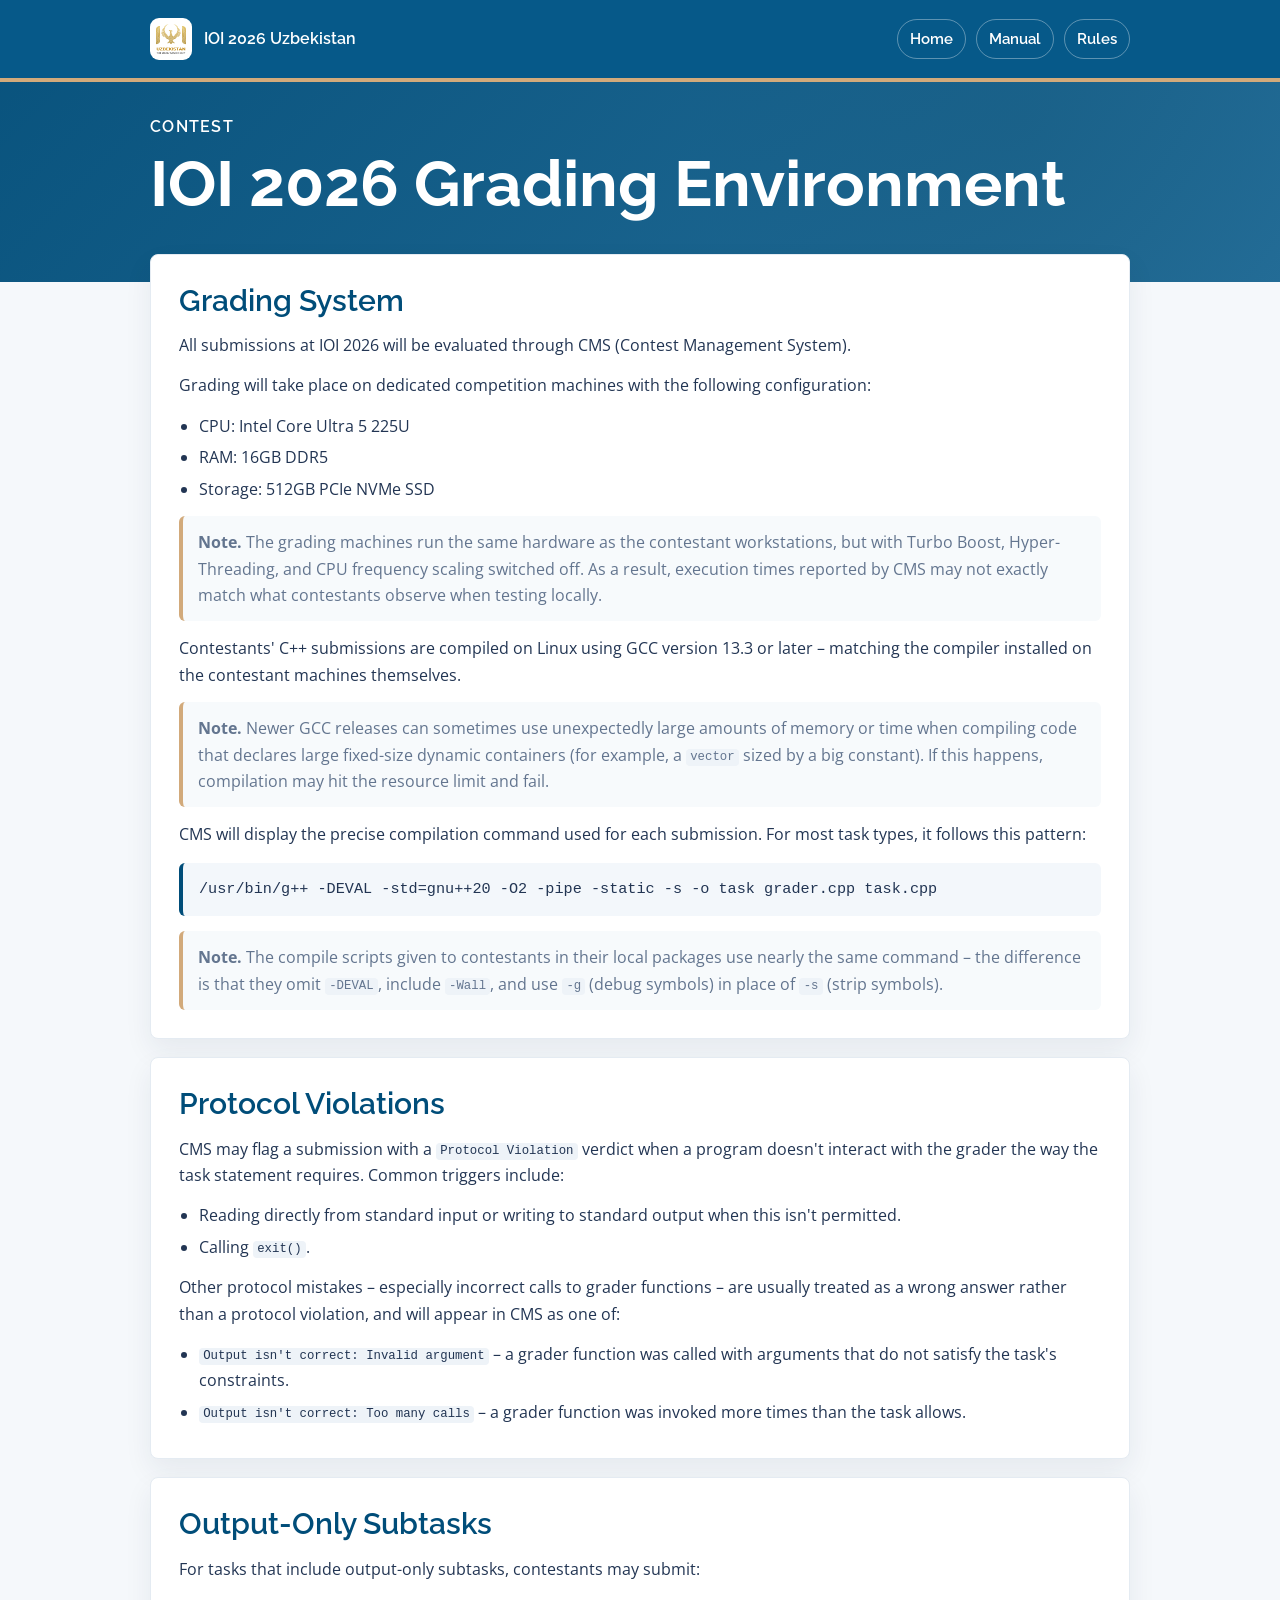
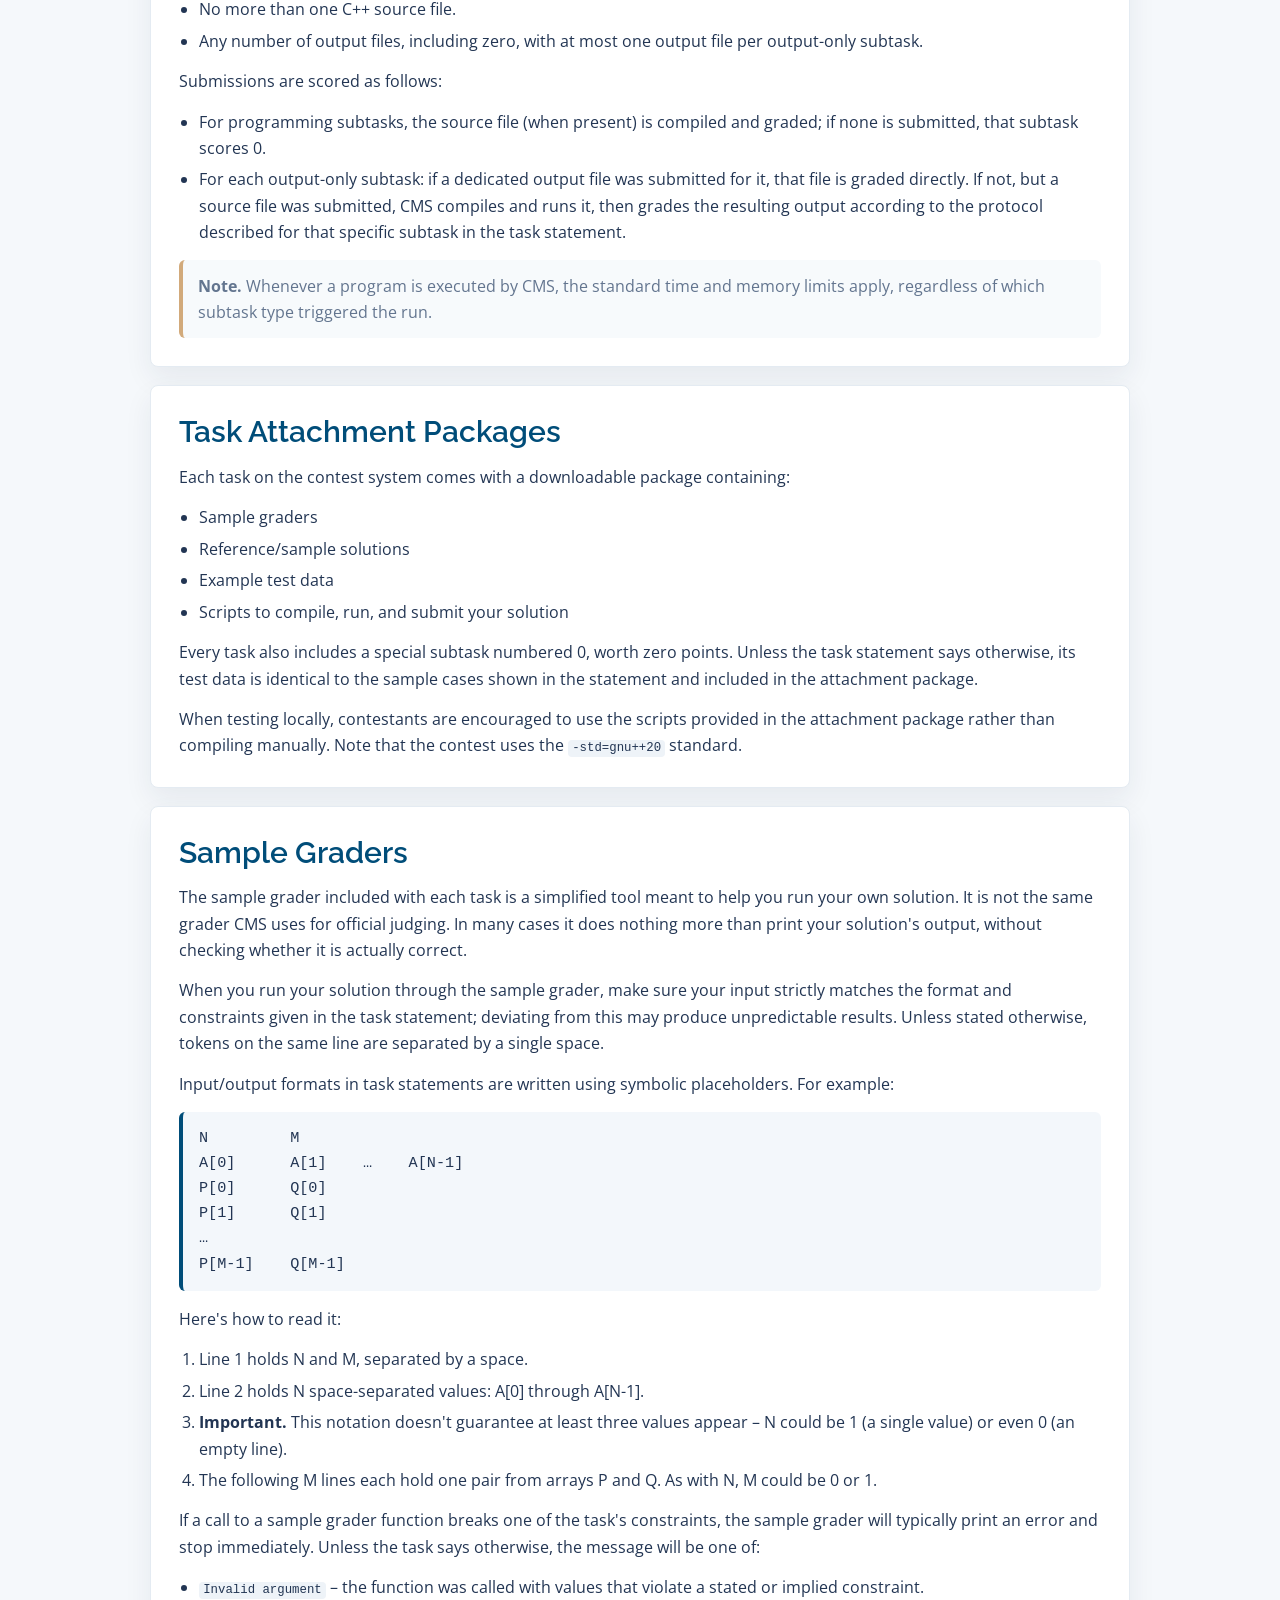
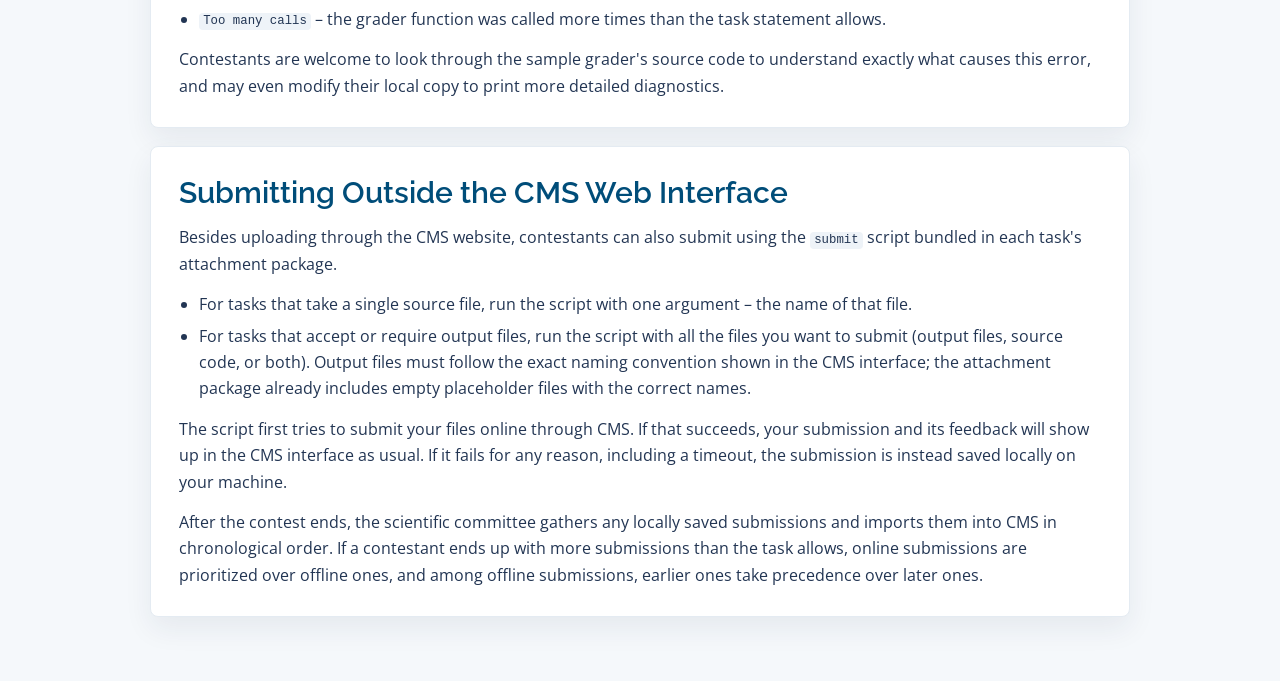
<file: html/ioi2026-offline/grading-environment.html>
<!doctype html>
<html lang="en">

<head>
  <meta charset="UTF-8">
  <meta name="viewport" content="width=device-width, initial-scale=1.0">
  <title>Grading Environment - IOI 2026 Uzbekistan</title>
  <style>
    @font-face {
      font-family: "Open Sans Local";
      font-style: normal;
      font-weight: 400;
      src: url("fonts/open-sans-v43-cyrillic_cyrillic-ext_greek_greek-ext_hebrew_latin_latin-ext_math_symbols_vietnamese-regular.woff2") format("woff2");
    }

    @font-face {
      font-family: "Open Sans Local";
      font-style: normal;
      font-weight: 700;
      src: url("fonts/open-sans-v43-cyrillic_cyrillic-ext_greek_greek-ext_hebrew_latin_latin-ext_math_symbols_vietnamese-700.woff2") format("woff2");
    }

    @font-face {
      font-family: "Raleway Local";
      font-style: normal;
      font-weight: 600;
      src: url("fonts/raleway-v36-cyrillic_cyrillic-ext_latin_latin-ext_vietnamese-600.woff2") format("woff2");
    }

    @font-face {
      font-family: "Raleway Local";
      font-style: normal;
      font-weight: 700;
      src: url("fonts/raleway-v36-cyrillic_cyrillic-ext_latin_latin-ext_vietnamese-700.woff2") format("woff2");
    }

    :root {
      --blue: #004d79;
      --blue-2: #065989;
      --gold: #d2aa7b;
      --ink: #223553;
      --muted: #63758f;
      --line: #e4ebf2;
      --soft: #f5f8fb;
      --paper: #ffffff;
    }

    * {
      box-sizing: border-box;
    }

    body {
      margin: 0;
      color: var(--ink);
      background: var(--soft);
      font-family: "Open Sans Local", "Segoe UI", Arial, sans-serif;
      line-height: 1.65;
    }

    header {
      background: var(--blue-2);
      color: white;
      border-bottom: 4px solid var(--gold);
    }

    .nav,
    main {
      width: min(980px, calc(100% - 32px));
      margin: 0 auto;
    }

    .nav {
      display: flex;
      align-items: center;
      justify-content: space-between;
      gap: 20px;
      padding: 18px 0;
    }

    .brand {
      display: flex;
      align-items: center;
      gap: 12px;
      color: white;
      text-decoration: none;
      font-family: "Raleway Local", "Open Sans Local", sans-serif;
      font-weight: 600;
      line-height: 1.1;
    }

    .brand img {
      width: 42px;
      height: 42px;
      object-fit: contain;
      background: white;
      border-radius: 9px;
      padding: 6px;
    }

    .navlinks {
      display: flex;
      flex-wrap: wrap;
      gap: 10px;
    }

    .navlinks a {
      color: white;
      border: 1px solid rgba(255, 255, 255, 0.35);
      border-radius: 999px;
      padding: 7px 12px;
      text-decoration: none;
      font-size: 0.92rem;
      font-family: "Raleway Local", "Open Sans Local", sans-serif;
      font-weight: 600;
    }

    .page-title {
      background:
        linear-gradient(135deg, rgba(0, 77, 121, 0.96), rgba(6, 89, 137, 0.88)),
        radial-gradient(circle at 80% 20%, rgba(210, 170, 123, 0.54), transparent 32%);
      color: white;
      padding: 32px 0 64px;
    }

    .page-title .wrap {
      width: min(980px, calc(100% - 32px));
      margin: 0 auto;
    }

    .kicker {
      margin: 0 0 10px;
      color: rgba(255, 255, 255, 1);
      font-family: "Raleway Local", "Open Sans Local", sans-serif;
      font-weight: 600;
      letter-spacing: 0.08em;
      text-transform: uppercase;
    }

    h1 {
      margin: 0;
      font-family: "Raleway Local", "Open Sans Local", sans-serif;
      font-size: clamp(2.2rem, 5vw, 4rem);
      font-weight: 700;
      line-height: 1.05;
    }

    main {
      margin-top: -28px;
      padding-bottom: 64px;
    }

    section {
      background: var(--paper);
      border: 1px solid var(--line);
      border-radius: 8px;
      padding: 28px;
      box-shadow: 0 12px 28px rgba(24, 45, 72, 0.07);
    }

    section + section {
      margin-top: 18px;
    }

    h2 {
      margin: 0 0 14px;
      color: var(--blue);
      font-size: clamp(1.35rem, 2.4vw, 1.85rem);
      font-family: "Raleway Local", "Open Sans Local", sans-serif;
      font-weight: 600;
      line-height: 1.2;
    }

    p {
      margin: 0 0 14px;
    }

    p:last-child,
    ul:last-child,
    ol:last-child {
      margin-bottom: 0;
    }

    ul,
    ol {
      margin: 0 0 14px 1.25rem;
      padding: 0;
    }

    li {
      margin: 0.32rem 0;
    }

    code {
      background: #eef3f8;
      border-radius: 4px;
      padding: 0.12em 0.34em;
      font-size: 0.95em;
    }

    pre {
      overflow-x: auto;
      background: #f3f7fb;
      border-left: 4px solid var(--blue);
      border-radius: 6px;
      padding: 14px 16px;
      font-size: 0.95rem;
    }

    .note {
      background: #f7fafc;
      border-left: 4px solid var(--gold);
      border-radius: 6px;
      padding: 13px 15px;
      color: var(--muted);
    }

    @media (max-width: 700px) {
      .nav {
        align-items: flex-start;
        flex-direction: column;
      }

      section {
        padding: 20px;
      }
    }
  </style>
</head>

<body>
  <header>
    <nav class="nav" aria-label="Main navigation">
      <a class="brand" href="../index.html">
        <img src="../ioi2026-logo.png" alt="IOI 2026 Logo">
        <span>IOI 2026 Uzbekistan</span>
      </a>
      <div class="navlinks">
        <a href="../index.html">Home</a>
        <a href="../manual.html">Manual</a>
        <a href="contest-rules.html">Rules</a>
      </div>
    </nav>
  </header>

  <div class="page-title">
    <div class="wrap">
      <p class="kicker">Contest</p>
      <h1>IOI 2026 Grading Environment</h1>
    </div>
  </div>

  <main>
    <section>
      <h2>Grading System</h2>
      <p>All submissions at IOI 2026 will be evaluated through CMS (Contest Management System).</p>
      <p>Grading will take place on dedicated competition machines with the following configuration:</p>
      <ul>
        <li>CPU: Intel Core Ultra 5 225U</li>
        <li>RAM: 16GB DDR5</li>
        <li>Storage: 512GB PCIe NVMe SSD</li>
      </ul>
      <p class="note"><strong>Note.</strong> The grading machines run the same hardware as the contestant workstations, but with Turbo Boost, Hyper-Threading, and CPU frequency scaling switched off. As a result, execution times reported by CMS may not exactly match what contestants observe when testing locally.</p>
      <p>Contestants' C++ submissions are compiled on Linux using GCC version 13.3 or later &ndash; matching the compiler installed on the contestant machines themselves.</p>
      <p class="note"><strong>Note.</strong> Newer GCC releases can sometimes use unexpectedly large amounts of memory or time when compiling code that declares large fixed-size dynamic containers (for example, a <code>vector</code> sized by a big constant). If this happens, compilation may hit the resource limit and fail.</p>
      <p>CMS will display the precise compilation command used for each submission. For most task types, it follows this pattern:</p>
      <pre>/usr/bin/g++ -DEVAL -std=gnu++20 -O2 -pipe -static -s -o task grader.cpp task.cpp</pre>
      <p class="note"><strong>Note.</strong> The compile scripts given to contestants in their local packages use nearly the same command &ndash; the difference is that they omit <code>-DEVAL</code>, include <code>-Wall</code>, and use <code>-g</code> (debug symbols) in place of <code>-s</code> (strip symbols).</p>
    </section>

    <section>
      <h2>Protocol Violations</h2>
      <p>CMS may flag a submission with a <code>Protocol Violation</code> verdict when a program doesn't interact with the grader the way the task statement requires. Common triggers include:</p>
      <ul>
        <li>Reading directly from standard input or writing to standard output when this isn't permitted.</li>
        <li>Calling <code>exit()</code>.</li>
      </ul>
      <p>Other protocol mistakes &ndash; especially incorrect calls to grader functions &ndash; are usually treated as a wrong answer rather than a protocol violation, and will appear in CMS as one of:</p>
      <ul>
        <li><code>Output isn't correct: Invalid argument</code> &ndash; a grader function was called with arguments that do not satisfy the task's constraints.</li>
        <li><code>Output isn't correct: Too many calls</code> &ndash; a grader function was invoked more times than the task allows.</li>
      </ul>
    </section>

    <section>
      <h2>Output-Only Subtasks</h2>
      <p>For tasks that include output-only subtasks, contestants may submit:</p>
      <ul>
        <li>No more than one C++ source file.</li>
        <li>Any number of output files, including zero, with at most one output file per output-only subtask.</li>
      </ul>
      <p>Submissions are scored as follows:</p>
      <ul>
        <li>For programming subtasks, the source file (when present) is compiled and graded; if none is submitted, that subtask scores 0.</li>
        <li>For each output-only subtask: if a dedicated output file was submitted for it, that file is graded directly. If not, but a source file was submitted, CMS compiles and runs it, then grades the resulting output according to the protocol described for that specific subtask in the task statement.</li>
      </ul>
      <p class="note"><strong>Note.</strong> Whenever a program is executed by CMS, the standard time and memory limits apply, regardless of which subtask type triggered the run.</p>
    </section>

    <section>
      <h2>Task Attachment Packages</h2>
      <p>Each task on the contest system comes with a downloadable package containing:</p>
      <ul>
        <li>Sample graders</li>
        <li>Reference/sample solutions</li>
        <li>Example test data</li>
        <li>Scripts to compile, run, and submit your solution</li>
      </ul>
      <p>Every task also includes a special subtask numbered 0, worth zero points. Unless the task statement says otherwise, its test data is identical to the sample cases shown in the statement and included in the attachment package.</p>
      <p>When testing locally, contestants are encouraged to use the scripts provided in the attachment package rather than compiling manually. Note that the contest uses the <code>-std=gnu++20</code> standard.</p>
    </section>

    <section>
      <h2>Sample Graders</h2>
      <p>The sample grader included with each task is a simplified tool meant to help you run your own solution. It is not the same grader CMS uses for official judging. In many cases it does nothing more than print your solution's output, without checking whether it is actually correct.</p>
      <p>When you run your solution through the sample grader, make sure your input strictly matches the format and constraints given in the task statement; deviating from this may produce unpredictable results. Unless stated otherwise, tokens on the same line are separated by a single space.</p>
      <p>Input/output formats in task statements are written using symbolic placeholders. For example:</p>
      <pre>N         M
A[0]      A[1]    &hellip;    A[N-1]
P[0]      Q[0]
P[1]      Q[1]
&hellip;
P[M-1]    Q[M-1]</pre>
      <p>Here's how to read it:</p>
      <ol>
        <li>Line 1 holds N and M, separated by a space.</li>
        <li>Line 2 holds N space-separated values: A[0] through A[N-1].</li>
        <li><strong>Important.</strong> This notation doesn't guarantee at least three values appear &ndash; N could be 1 (a single value) or even 0 (an empty line).</li>
        <li>The following M lines each hold one pair from arrays P and Q. As with N, M could be 0 or 1.</li>
      </ol>
      <p>If a call to a sample grader function breaks one of the task's constraints, the sample grader will typically print an error and stop immediately. Unless the task says otherwise, the message will be one of:</p>
      <ul>
        <li><code>Invalid argument</code> &ndash; the function was called with values that violate a stated or implied constraint.</li>
        <li><code>Too many calls</code> &ndash; the grader function was called more times than the task statement allows.</li>
      </ul>
      <p>Contestants are welcome to look through the sample grader's source code to understand exactly what causes this error, and may even modify their local copy to print more detailed diagnostics.</p>
    </section>

    <section>
      <h2>Submitting Outside the CMS Web Interface</h2>
      <p>Besides uploading through the CMS website, contestants can also submit using the <code>submit</code> script bundled in each task's attachment package.</p>
      <ul>
        <li>For tasks that take a single source file, run the script with one argument &ndash; the name of that file.</li>
        <li>For tasks that accept or require output files, run the script with all the files you want to submit (output files, source code, or both). Output files must follow the exact naming convention shown in the CMS interface; the attachment package already includes empty placeholder files with the correct names.</li>
      </ul>
      <p>The script first tries to submit your files online through CMS. If that succeeds, your submission and its feedback will show up in the CMS interface as usual. If it fails for any reason, including a timeout, the submission is instead saved locally on your machine.</p>
      <p>After the contest ends, the scientific committee gathers any locally saved submissions and imports them into CMS in chronological order. If a contestant ends up with more submissions than the task allows, online submissions are prioritized over offline ones, and among offline submissions, earlier ones take precedence over later ones.</p>
    </section>
  </main>
</body>

</html>
</file>
